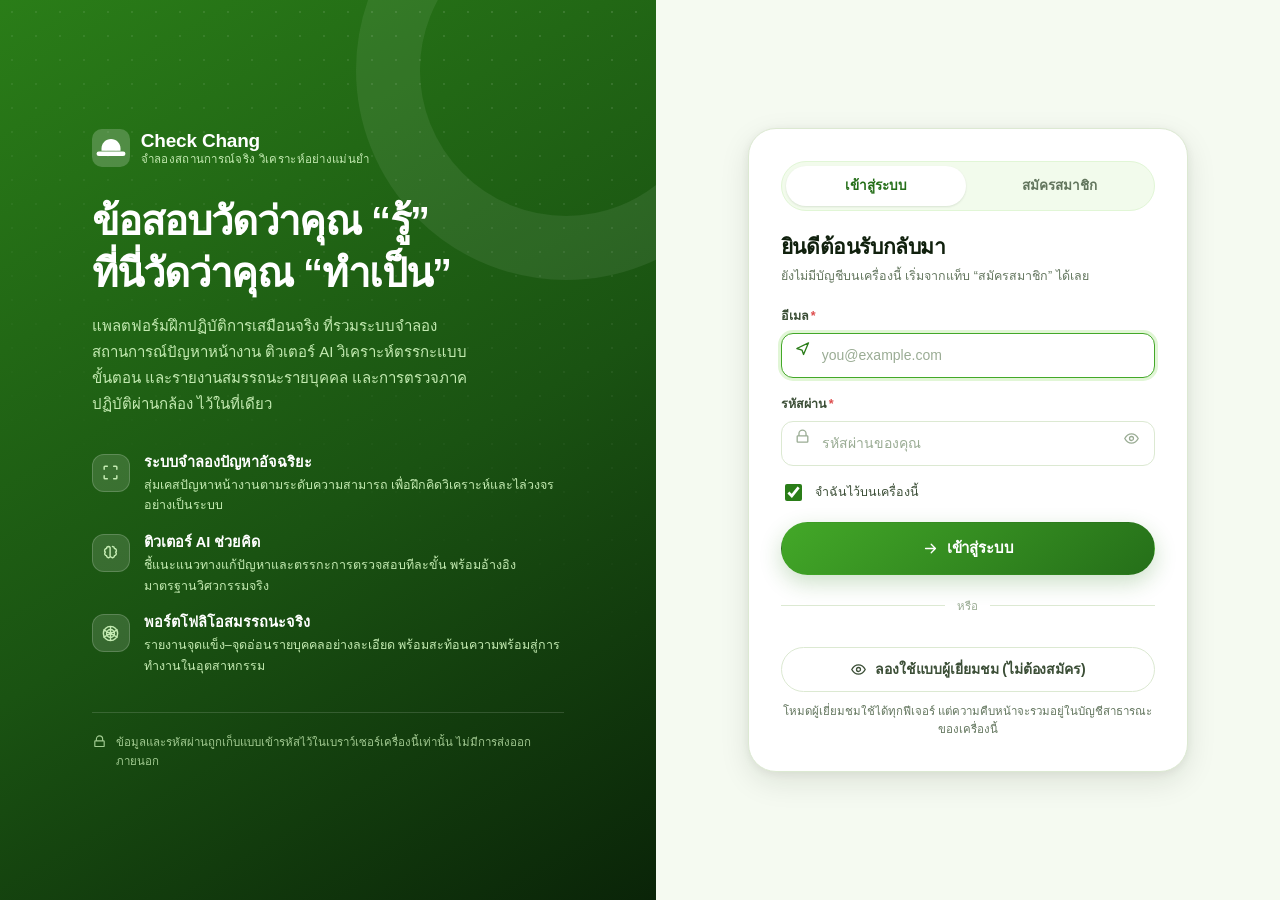
<file: index.html>
<!DOCTYPE html>
<html lang="th">
<head>
<meta charset="utf-8">
<meta name="viewport" content="width=device-width, initial-scale=1, viewport-fit=cover">
<meta name="theme-color" content="#256F19">
<title>Check Chang — จำลองสถานการณ์จริง วิเคราะห์อย่างแม่นยำ</title>
<link rel="stylesheet" href="css/theme.css">
<link rel="stylesheet" href="css/components.css">
<link rel="icon" href="data:image/svg+xml,<svg xmlns='http://www.w3.org/2000/svg' viewBox='0 0 100 100'><rect width='100' height='100' rx='24' fill='%231E48C7'/><path d='M30 52l14 14 26-30' stroke='white' stroke-width='11' fill='none' stroke-linecap='round' stroke-linejoin='round'/></svg>">
</head>
<body>

<!-- ========== หน้าเข้าสู่ระบบ / สมัครสมาชิก (นอก app shell) ========== -->
<div id="auth-root" hidden></div>

<div id="app-shell" hidden>

  <!-- ========== Sidebar (desktop) ========== -->
  <aside id="sidebar">
    <div class="brand">
      <div class="brand-mark" aria-hidden="true">
        <svg viewBox="0 0 100 100"><rect width="100" height="100" rx="26" fill="currentColor"/><path fill="#fff" d="M50 26c-13.8 0-25 11.2-25 25v6h50v-6c0-13.8-11.2-25-25-25Z"/><rect x="12" y="59" width="76" height="12" rx="6" fill="#fff"/><path fill="currentColor" d="M40 31.5c-2.4 1.2-4.6 2.8-6.5 4.7V57h6.5V31.5ZM60 31.5c2.4 1.2 4.6 2.8 6.5 4.7V57H60V31.5Z"/></svg>
      </div>
      <div class="brand-text">
        <strong>Check Chang</strong>
        <span>จำลองสถานการณ์จริง วิเคราะห์อย่างแม่นยำ</span>
      </div>
    </div>

    <nav id="main-nav" aria-label="เมนูหลัก"></nav>

    <div class="sidebar-foot">
      <div id="role-switch" class="role-switch" role="group" aria-label="สลับมุมมอง"></div>
      <p class="sidebar-note">Prototype · ข้อมูลเก็บในเครื่องคุณเท่านั้น</p>
    </div>
  </aside>

  <!-- ========== Main ========== -->
  <div id="main-col">
    <header id="topbar">
      <button id="menu-btn" class="icon-btn" aria-label="เมนู">
        <svg viewBox="0 0 24 24" width="22" height="22"><path d="M4 7h16M4 12h16M4 17h16" stroke="currentColor" stroke-width="2" stroke-linecap="round"/></svg>
      </button>
      <div id="topbar-title">
        <h1 id="page-title">หน้าแรก</h1>
        <p id="page-sub"></p>
      </div>
      <div id="topbar-stats" class="topbar-stats"></div>

      <button id="ai-status" class="ai-status" data-state="checking" type="button"
        aria-label="กำลังตรวจสถานะ AI" title="คลิกเพื่อตรวจสถานะ AI ใหม่">
        <span class="ai-status-dot"></span>
        <span class="ai-status-label">กำลังตรวจ AI</span>
      </button>

      <div id="user-wrap">
        <button id="user-btn" aria-haspopup="menu" aria-expanded="false" aria-label="เมนูบัญชีผู้ใช้"></button>
        <div id="user-menu" role="menu"></div>
      </div>
    </header>

    <main id="view" tabindex="-1"></main>
  </div>

  <!-- ========== Bottom nav (mobile) ========== -->
  <nav id="bottom-nav" aria-label="เมนูหลัก (มือถือ)"></nav>

  <div id="scrim" hidden></div>
</div>

<div id="toast-host" aria-live="polite"></div>
<div id="modal-host"></div>

<!-- ตาข่ายรองรับ: ถ้าโมดูลโหลดไม่ได้ (เปิดผ่าน file:// หรือมี error ตอนบูต)
     ทั้ง shell และหน้าเข้าสู่ระบบจะถูกซ่อนอยู่ ผู้ใช้จะเห็นหน้าขาวโดยไม่รู้สาเหตุ -->
<div id="boot-error" hidden>
  <div>
    <h1>เปิดแอปไม่สำเร็จ</h1>
    <p id="boot-error-msg"></p>
    <p class="hint" id="boot-error-hint"></p>
    <button id="boot-retry" type="button">ลองใหม่</button>
  </div>
</div>
<script>
(function(){
  var shown = false;

  /* สาเหตุที่ทำให้จอนี้ขึ้นมีหลายแบบ และแก้คนละวิธี จึงต้องแยกให้ผู้ใช้รู้ว่าต้องทำอะไร
     - เปิดผ่าน file://  → ต้องเปิดผ่านเซิร์ฟเวอร์
     - เปิดผ่าน http(s) แต่โหลดไฟล์ไม่ได้ → เซิร์ฟเวอร์ปิด หรือลิงก์แชร์หมดอายุ
       (URL ของ Cloudflare quick tunnel เปลี่ยนใหม่ทุกครั้งที่เปิด ลิงก์เดิมจะตาย)   */
  function hintFor(){
    if (location.protocol === 'file:')
      return 'แอปนี้ใช้ ES modules จึงต้องเปิดผ่านเซิร์ฟเวอร์ ไม่ใช่ดับเบิลคลิกไฟล์ ' +
             '— รัน python serve.py ในโฟลเดอร์โปรเจกต์ แล้วเปิดลิงก์ที่ขึ้นในหน้าต่างคำสั่ง';

    if (/trycloudflare\.com$/.test(location.hostname))
      return 'ลิงก์แชร์นี้อาจหมดอายุแล้ว — URL ของ quick tunnel จะเปลี่ยนใหม่ทุกครั้งที่เปิดเซิร์ฟเวอร์ ' +
             'ขอลิงก์ใหม่จากผู้ที่แชร์ให้ หรือถ้าเป็นเครื่องคุณเอง ให้รัน start-shared.ps1 อีกครั้ง';

    return 'ต่อกับเซิร์ฟเวอร์ไม่ได้ — ตรวจว่า python serve.py ยังรันอยู่ ' +
           'แล้วกดลองใหม่ (ถ้าเพิ่งรีสตาร์ทเซิร์ฟเวอร์ รอสักครู่ก่อน)';
  }

  function fail(msg){
    if (shown) return;
    shown = true;
    document.getElementById('boot-error-msg').textContent = msg || '';
    document.getElementById('boot-error-hint').textContent = hintFor();
    document.getElementById('boot-error').hidden = false;
  }

  document.getElementById('boot-retry').addEventListener('click', function(){
    location.reload();
  });

  window.addEventListener('error', function(e){
    if (e.target && e.target.tagName === 'SCRIPT') fail('โหลดไฟล์สคริปต์ไม่สำเร็จ');
    else if (e.message) fail(e.message);
  }, true);

  window.addEventListener('DOMContentLoaded', function(){
    setTimeout(function(){
      var shell = document.getElementById('app-shell');
      var auth  = document.getElementById('auth-root');
      if (shell.hidden && auth.hidden) fail('แอปไม่ตอบสนองภายในเวลาที่กำหนด');
    }, 2500);
  });
})();
</script>

<script type="module" src="js/app.js"></script>
</body>
</html>
</file>
<file: css/theme.css>
/* ============================================================
   เช็คช่าง (CheckChang) — theme.css
   Design tokens, reset, app shell, navigation, responsive rules.
   โทน: เขียว–ขาว (green / white)
   ============================================================ */

:root{
  /* --- เขียวแบรนด์ ไล่จากเข้มไปสว่าง ---
     ชื่อ token เป็น brand ไม่ใช่สีตรง ๆ เพราะใช้เป็น "ระดับความเข้ม"
     ช่วง 50–300 ใช้เป็นสีอ่อน (พื้นชิป และตัวหนังสือบนพื้นเข้ม)
     ช่วง 700–950 ใช้เป็นพื้นไล่เฉดเข้ม ห้ามสลับลำดับนี้ */
  --brand-950:#0A2408;
  --brand-900:#123A0D;
  --brand-800:#1A5312;
  --brand-700:#256F19;
  --brand-600:#2A7D18;   /* brand primary — ตัวหนังสือขาวบนปุ่มได้คอนทราสต์ 5.19 */
  --brand-500:#43A828;
  --brand-400:#6FC44E;
  --brand-300:#9BDA80;
  --brand-200:#C4EBB2;
  --brand-100:#E1F6D6;
  --brand-50: #F2FBEC;

  /* --- Neutrals เอนเฉดไปทางเขียวเล็กน้อยให้เข้าชุดกัน --- */
  --ink:   #10200D;
  --ink-2: #3B4E36;
  --ink-3: #63765E;
  --ink-4: #9AAC94;
  --line:  #DCE9D2;
  --line-soft:#EDF6E6;
  --surface:#FFFFFF;
  --surface-2:#F8FCF5;
  --bg:    #F5FAF1;

  /* --- Semantic --- */
  --cyan:  #0E7C77;
  --cyan-soft:#E1F3F2;
  --ok:    #10A37F;
  --ok-soft:#E3F7F1;
  --warn:  #DE8C1F;
  --warn-soft:#FDF2E0;
  --bad:   #DD4B4B;
  --bad-soft:#FDECEC;
  --violet:#256F19;
  --violet-soft:#E1F6D6;

  /* --- Shape & depth --- */
  --r-xs:8px; --r-sm:12px; --r-md:16px; --r-lg:22px; --r-xl:28px; --r-pill:999px;
  --sh-1: 0 1px 2px rgba(16,32,13,.06), 0 1px 3px rgba(16,32,13,.05);
  --sh-2: 0 2px 6px rgba(16,32,13,.06), 0 8px 20px rgba(16,32,13,.06);
  --sh-3: 0 10px 30px rgba(16,32,13,.10), 0 2px 8px rgba(16,32,13,.06);
  --sh-brand: 0 8px 22px rgba(42,125,24,.24);

  /* --- Layout --- */
  --sidebar-w: 268px;
  --topbar-h: 68px;
  --bottomnav-h: 62px;
  --pad: clamp(16px, 3.2vw, 32px);

  /* --- Type --- */
  --font: "IBM Plex Sans Thai", "Noto Sans Thai", "Leelawadee UI", "Sarabun",
          -apple-system, BlinkMacSystemFont, "Segoe UI", Roboto, sans-serif;
  --font-num: "SF Mono", "JetBrains Mono", "Cascadia Mono", Consolas, monospace;
}

/* ------------------------------------------------------------ reset */
*,*::before,*::after{box-sizing:border-box}
html,body{height:100%}
body{
  margin:0;
  font-family:var(--font);
  font-size:15px;
  line-height:1.62;
  color:var(--ink);
  background:var(--bg);
  -webkit-font-smoothing:antialiased;
  -webkit-tap-highlight-color:transparent;
  overscroll-behavior-y:none;
}
h1,h2,h3,h4,p,ul,ol,figure{margin:0}
ul,ol{padding:0;list-style:none}
button,input,select,textarea{font:inherit;color:inherit}
button{cursor:pointer;background:none;border:0;padding:0}
a{color:var(--brand-600);text-decoration:none}
a:hover{text-decoration:underline}
img,svg,video,canvas{display:block;max-width:100%}

/* ตาข่ายรองรับสำหรับไอคอน: icon() สร้าง <svg viewBox="0 0 24 24"> โดยไม่ใส่ width/height
   ถ้าที่ใดลืมกำหนดขนาด SVG จะยืดเต็มพื้นที่ (เคยทำให้ลูกศรในการ์ด "สิ่งที่ควรทำต่อ"
   บานจนดันข้อความเหลือบรรทัดละคำ) — ประกาศไว้ต้นไฟล์เพื่อให้กฎเฉพาะที่ตามมาทับได้ */
svg[viewBox="0 0 24 24"]{width:20px;height:20px;flex:none}
:focus-visible{outline:3px solid var(--brand-300);outline-offset:2px;border-radius:6px}
::selection{background:var(--brand-200)}

/* thin scrollbars */
*::-webkit-scrollbar{width:10px;height:10px}
*::-webkit-scrollbar-thumb{background:var(--brand-200);border-radius:99px;border:3px solid transparent;background-clip:content-box}
*::-webkit-scrollbar-thumb:hover{background:var(--brand-300);background-clip:content-box}
*::-webkit-scrollbar-track{background:transparent}

/* ------------------------------------------------------------ shell */
#app-shell{
  display:grid;
  grid-template-columns:var(--sidebar-w) 1fr;
  min-height:100dvh;
}
#app-shell[hidden]{display:none}   /* [hidden] แพ้ display:grid ถ้าไม่ประกาศทับ */

/* ---------- sidebar ---------- */
#sidebar{
  position:sticky; top:0; height:100dvh;
  display:flex; flex-direction:column;
  background:linear-gradient(178deg,var(--brand-700) 0%,var(--brand-800) 48%,var(--brand-900) 100%);
  color:#fff;
  padding:20px 14px 16px;
  /* ต้องสูงกว่า #bottom-nav (45) ไม่งั้นบนมือถือแถบล่างจะทับส่วนท้ายของลิ้นชัก
     ซึ่งเป็นที่อยู่ของปุ่มสลับ ผู้เรียน/ครู จนกดไม่ได้ */
  z-index:50;
}
#sidebar::after{ /* subtle dotted texture like the deck */
  content:""; position:absolute; inset:0; pointer-events:none; opacity:.16;
  background-image:radial-gradient(rgba(255,255,255,.55) 1px, transparent 1px);
  background-size:22px 22px;
  mask-image:linear-gradient(200deg,#000 0%,transparent 46%);
  -webkit-mask-image:linear-gradient(200deg,#000 0%,transparent 46%);
}
.brand{display:flex;align-items:center;gap:11px;padding:6px 10px 22px;position:relative;z-index:1}
.brand-mark{width:38px;height:38px;color:rgba(255,255,255,.16);flex:none}
.brand-mark svg{width:100%;height:100%}
.brand-text{display:flex;flex-direction:column;line-height:1.25}
.brand-text strong{font-size:19px;letter-spacing:-.2px}
.brand-text span{font-size:11.5px;color:var(--brand-200);letter-spacing:.3px}

#main-nav{display:flex;flex-direction:column;gap:2px;overflow-y:auto;flex:1;position:relative;z-index:1}
.nav-group{font-size:10.5px;letter-spacing:1.1px;text-transform:uppercase;color:rgba(196,235,178,.72);padding:16px 12px 6px;font-weight:600}
.nav-item{
  display:flex;align-items:center;gap:11px;
  padding:9.5px 12px;border-radius:var(--r-sm);
  color:rgba(255,255,255,.82);font-size:14.5px;font-weight:500;
  transition:background .14s ease,color .14s ease;
  text-align:left;width:100%;
}
.nav-item:hover{background:rgba(255,255,255,.09);color:#fff;text-decoration:none}
.nav-item[aria-current="page"]{background:#fff;color:var(--brand-700);font-weight:600;box-shadow:var(--sh-2)}
.nav-item svg{width:19px;height:19px;flex:none;opacity:.92}
.nav-item .nav-badge{
  margin-left:auto;font-size:10.5px;font-weight:700;padding:1px 7px;border-radius:var(--r-pill);
  background:var(--cyan);color:#fff;letter-spacing:.2px;
}
.nav-item[aria-current="page"] .nav-badge{background:var(--brand-100);color:var(--brand-700)}

.sidebar-foot{
  position:relative;z-index:1;padding-top:12px;margin-top:8px;
  padding-bottom:env(safe-area-inset-bottom);
  border-top:1px solid rgba(255,255,255,.14);
}
.role-switch{display:flex;background:rgba(255,255,255,.12);border-radius:var(--r-pill);padding:3px;gap:2px}
.role-switch button{
  flex:1;padding:6px 8px;border-radius:var(--r-pill);font-size:12.5px;font-weight:600;
  color:rgba(255,255,255,.78);transition:.15s;
}
.role-switch button[aria-pressed="true"]{background:#fff;color:var(--brand-700)}
.sidebar-note{font-size:10.5px;color:rgba(196,235,178,.66);text-align:center;padding-top:10px;line-height:1.5}

/* ---------- main column ---------- */
#main-col{display:flex;flex-direction:column;min-width:0}

#topbar{
  position:sticky;top:0;z-index:30;
  min-height:var(--topbar-h);
  display:flex;align-items:center;gap:14px;
  padding:12px var(--pad);
  background:rgba(255,255,255,.86);
  backdrop-filter:saturate(180%) blur(14px);
  -webkit-backdrop-filter:saturate(180%) blur(14px);
  border-bottom:1px solid var(--line);
}
#topbar-title{min-width:0;flex:1}
#page-title{font-size:clamp(18px,2.4vw,23px);font-weight:700;letter-spacing:-.3px;line-height:1.3;
  white-space:nowrap;overflow:hidden;text-overflow:ellipsis}
#page-sub{font-size:12.5px;color:var(--ink-3);line-height:1.35;
  white-space:nowrap;overflow:hidden;text-overflow:ellipsis}
#page-sub:empty{display:none}

.topbar-stats{display:flex;align-items:center;gap:8px;flex:none}
.stat-chip{
  display:flex;align-items:center;gap:6px;
  padding:6px 12px;border-radius:var(--r-pill);
  background:var(--brand-50);border:1px solid var(--brand-100);
  font-size:13px;font-weight:600;color:var(--brand-700);white-space:nowrap;
}
.stat-chip svg{width:15px;height:15px}
.stat-chip.flame{background:var(--warn-soft);border-color:#F6E0BD;color:#9A5E08}
.stat-chip.xp{background:var(--violet-soft);border-color:#C4EBB2;color:#1A5312}

.ai-status{
  display:flex;align-items:center;gap:7px;flex:none;
  padding:6px 11px;border:1px solid var(--line);border-radius:var(--r-pill);
  background:var(--surface);color:var(--ink-3);font-size:12px;font-weight:700;
  white-space:nowrap;transition:.16s;
}
.ai-status:hover{border-color:var(--brand-300);background:var(--brand-50)}
.ai-status:disabled{cursor:wait;opacity:.72}
.ai-status-dot{width:8px;height:8px;border-radius:50%;background:var(--ink-4);box-shadow:0 0 0 3px var(--surface-2)}
.ai-status[data-state="ready"]{color:#08765B;border-color:#BFE9DC;background:var(--ok-soft)}
.ai-status[data-state="ready"] .ai-status-dot{background:var(--ok);box-shadow:0 0 0 3px rgba(18,168,129,.14)}
.ai-status[data-state="local"]{color:#8A5A10;border-color:#F0DBB8;background:var(--warn-soft)}
.ai-status[data-state="local"] .ai-status-dot{background:var(--warn);box-shadow:0 0 0 3px rgba(216,145,31,.14)}
.ai-status[data-state="checking"] .ai-status-dot{animation:pulse 1.25s infinite}

.icon-btn{
  width:40px;height:40px;flex:none;display:none;place-items:center;
  border-radius:var(--r-sm);color:var(--ink-2);
}
.icon-btn:hover{background:var(--brand-50);color:var(--brand-600)}

/* ---------- user menu ---------- */
#user-wrap{position:relative;flex:none}
#user-btn{
  display:flex;align-items:center;gap:8px;padding:4px 10px 4px 4px;
  border-radius:var(--r-pill);border:1px solid var(--line);background:var(--surface);
  color:var(--ink);font-size:13.5px;font-weight:600;transition:.15s;max-width:210px;
}
#user-btn:hover{border-color:var(--brand-300);background:var(--brand-50)}
#user-btn .ub-name{overflow:hidden;text-overflow:ellipsis;white-space:nowrap}
#user-btn svg{width:15px;height:15px;color:var(--ink-4);flex:none}
#user-btn .avatar{flex:none}
#user-wrap[data-open] #user-btn{border-color:var(--brand-500);background:var(--brand-50)}

#user-menu{
  position:absolute;right:0;top:calc(100% + 8px);width:262px;z-index:60;
  background:var(--surface);border:1px solid var(--line);border-radius:var(--r-md);
  box-shadow:var(--sh-3);padding:7px;
  opacity:0;visibility:hidden;transform:translateY(-6px);
  transition:opacity .16s ease,transform .16s ease,visibility .16s;
}
#user-wrap[data-open] #user-menu{opacity:1;visibility:visible;transform:none}
.um-head{display:flex;align-items:center;gap:11px;padding:10px 11px 12px;border-bottom:1px solid var(--line-soft);margin-bottom:6px}
.um-head b{display:block;font-size:14px;line-height:1.35;overflow:hidden;text-overflow:ellipsis;white-space:nowrap}
.um-head span{display:block;font-size:11.5px;color:var(--ink-3);overflow:hidden;text-overflow:ellipsis;white-space:nowrap}
.um-item{
  display:flex;align-items:center;gap:10px;width:100%;text-align:left;
  padding:9px 11px;border-radius:var(--r-sm);
  font-size:13.5px;font-weight:500;color:var(--ink-2);transition:.13s;
}
.um-item:hover{background:var(--brand-50);color:var(--brand-700);text-decoration:none}
.um-item svg{width:17px;height:17px;flex:none;opacity:.8}
.um-item.danger{color:var(--bad)}
.um-item.danger:hover{background:var(--bad-soft);color:#B32B2B}
.um-count{margin-left:auto;font-size:11px;font-weight:700;padding:1px 8px;border-radius:var(--r-pill);
  background:var(--brand-100);color:var(--brand-700)}
.um-sep{height:1px;background:var(--line-soft);margin:6px 4px}

/* ============================================================
   หน้าเข้าสู่ระบบ / สมัครสมาชิก
   ============================================================ */
#auth-root[hidden]{display:none}
.auth-wrap{
  display:grid;grid-template-columns:minmax(0,1.05fr) minmax(0,1fr);
  min-height:100dvh;background:var(--bg);
}

.auth-brand{
  position:relative;overflow:hidden;color:#fff;display:flex;align-items:center;
  background:linear-gradient(150deg,var(--brand-600) 0%,var(--brand-800) 55%,var(--brand-950) 100%);
}
.auth-brand::before{
  content:"";position:absolute;right:-120px;top:-140px;width:420px;height:420px;border-radius:50%;
  border:64px solid rgba(255,255,255,.07);
}
.auth-brand::after{
  content:"";position:absolute;inset:0;pointer-events:none;opacity:.2;
  background-image:radial-gradient(rgba(255,255,255,.6) 1px,transparent 1px);
  background-size:24px 24px;
  mask-image:linear-gradient(200deg,#000 0%,transparent 60%);
  -webkit-mask-image:linear-gradient(200deg,#000 0%,transparent 60%);
}
.auth-brand-inner{position:relative;z-index:1;padding:clamp(32px,5vw,64px);max-width:600px;margin-inline:auto;width:100%}
.auth-brand .brand-mark{color:rgba(255,255,255,.2)}
.auth-brand h1{font-size:clamp(26px,3.4vw,40px);font-weight:700;letter-spacing:-1px;line-height:1.3}
.auth-lead{color:var(--brand-200);font-size:15px;line-height:1.75;margin-top:14px;max-width:46ch}

.auth-points{display:flex;flex-direction:column;gap:16px;margin-top:34px}
.auth-points li{display:flex;gap:14px;align-items:flex-start}
.auth-points .ap-ico{
  width:38px;height:38px;flex:none;border-radius:12px;display:grid;place-items:center;
  background:rgba(255,255,255,.13);border:1px solid rgba(255,255,255,.18);
}
.auth-points .ap-ico svg{width:19px;height:19px}
.auth-points b{display:block;font-size:14.5px;font-weight:600;line-height:1.45}
.auth-points span{display:block;font-size:12.5px;color:var(--brand-200);line-height:1.65;margin-top:2px}
.auth-foot{
  display:flex;gap:9px;align-items:flex-start;margin-top:36px;padding-top:20px;
  border-top:1px solid rgba(255,255,255,.14);
  font-size:11.5px;color:rgba(196,235,178,.8);line-height:1.65;
}
.auth-foot svg{width:15px;height:15px;flex:none;margin-top:1px}

.auth-panel{display:grid;place-items:center;padding:clamp(24px,4vw,48px) clamp(18px,4vw,44px);overflow-y:auto}
.auth-card{
  width:min(440px,100%);background:var(--surface);border:1px solid var(--line);
  border-radius:var(--r-xl);box-shadow:var(--sh-3);padding:clamp(22px,3vw,32px);
}
.auth-tabs{display:flex;background:var(--brand-50);border:1px solid var(--brand-100);border-radius:var(--r-pill);padding:4px;gap:3px;margin-bottom:22px}
.auth-tabs button{
  flex:1;padding:9px 10px;border-radius:var(--r-pill);
  font-size:13.5px;font-weight:600;color:var(--ink-3);transition:.16s;
}
.auth-tabs button[aria-selected="true"]{background:var(--surface);color:var(--brand-700);box-shadow:var(--sh-1)}
.auth-card h2{font-size:21px;font-weight:700;letter-spacing:-.4px;line-height:1.35}
.auth-sub{font-size:12.5px;color:var(--ink-3);line-height:1.6;margin:5px 0 20px}
.auth-error{
  display:flex;align-items:center;gap:8px;margin:14px 0 0;padding:10px 14px;
  background:var(--bad-soft);border:1px solid #F6D0D0;border-radius:var(--r-sm);
  color:#B32B2B;font-size:12.5px;font-weight:600;line-height:1.55;
  animation:viewIn .2s ease;
}
.auth-error[hidden]{display:none}
.auth-card .btn-block{margin-top:18px}
.auth-or{display:flex;align-items:center;gap:12px;margin:22px 0 14px;color:var(--ink-4);font-size:11.5px}
.auth-or::before,.auth-or::after{content:"";flex:1;height:1px;background:var(--line)}

@media (max-width: 900px){
  .auth-wrap{grid-template-columns:1fr}
  .auth-brand{min-height:auto}
  .auth-brand-inner{padding:30px 24px 34px}
  .auth-brand h1{font-size:26px}
  .auth-points{gap:12px;margin-top:24px}
  .auth-points li:nth-child(n+3){display:none}
  .auth-foot{margin-top:24px;padding-top:16px}
  .auth-panel{padding:24px 18px 44px}
}
@media (max-width: 560px){
  .auth-lead{font-size:13.5px}
  .auth-points{display:none}
  .auth-card{border:0;box-shadow:none;padding:22px 4px;background:transparent}
}

#view{
  flex:1;padding:var(--pad);
  padding-bottom:calc(var(--pad) + env(safe-area-inset-bottom));
  max-width:1240px;width:100%;margin:0 auto;
  animation:viewIn .26s cubic-bezier(.2,.7,.3,1);
}
@keyframes viewIn{from{opacity:0;transform:translateY(8px)}to{opacity:1;transform:none}}

/* ---------- bottom nav (mobile) ---------- */
#bottom-nav{
  display:none;
  position:fixed;left:0;right:0;bottom:0;z-index:45;
  height:calc(var(--bottomnav-h) + env(safe-area-inset-bottom));
  padding-bottom:env(safe-area-inset-bottom);
  background:rgba(255,255,255,.94);
  backdrop-filter:saturate(180%) blur(16px);
  -webkit-backdrop-filter:saturate(180%) blur(16px);
  border-top:1px solid var(--line);
}
#bottom-nav .bn-row{display:flex;height:var(--bottomnav-h)}
.bn-item{
  flex:1;min-width:0;display:flex;flex-direction:column;align-items:center;justify-content:center;gap:3px;
  color:var(--ink-4);font-size:10.5px;font-weight:600;position:relative;padding:0 3px;
}
.bn-item:hover{text-decoration:none}
/* ป้ายยาว (เช่น "เกียรติบัตร") ต้องไม่ดันช่องอื่นให้แคบลง */
.bn-item span{max-width:100%;overflow:hidden;text-overflow:ellipsis;white-space:nowrap}
.bn-item svg{width:22px;height:22px}
@media (max-width:380px){.bn-item{font-size:9.5px;letter-spacing:-.2px}}
.bn-item[aria-current="page"]{color:var(--brand-600)}
.bn-item[aria-current="page"]::before{
  content:"";position:absolute;top:0;left:50%;transform:translateX(-50%);
  width:26px;height:3px;border-radius:0 0 4px 4px;background:var(--brand-600);
}
.bn-item.bn-accent svg{
  width:40px;height:40px;padding:9px;border-radius:14px;margin-top:-14px;
  background:linear-gradient(140deg,var(--brand-500),var(--brand-700));
  color:#fff;box-shadow:var(--sh-brand);
}
.bn-item.bn-accent[aria-current="page"]::before{display:none}

/* ฉากหลังต้องคลุมแถบล่างด้วย ไม่งั้นเปิดลิ้นชักอยู่แต่ยังกดเมนูล่างทะลุได้ */
#scrim{
  position:fixed;inset:0;z-index:47;background:rgba(7,18,51,.42);
  backdrop-filter:blur(2px);animation:fade .2s ease;
}
@keyframes fade{from{opacity:0}to{opacity:1}}

/* ============================================================
   RESPONSIVE
   ============================================================ */
@media (max-width: 1000px){
  #app-shell{grid-template-columns:1fr}
  #sidebar{
    position:fixed;left:0;top:0;width:min(84vw,300px);
    transform:translateX(-102%);transition:transform .26s cubic-bezier(.2,.7,.3,1);
    box-shadow:var(--sh-3);
  }
  #app-shell[data-drawer="open"] #sidebar{transform:none}
  .icon-btn{display:grid}
  #bottom-nav{display:block}
  #view{padding-bottom:calc(var(--bottomnav-h) + 24px + env(safe-area-inset-bottom))}
  .topbar-stats .stat-chip span.lbl{display:none}
  .topbar-stats .stat-chip{padding:6px 10px}
}
@media (max-width: 860px){
  #user-btn .ub-name{display:none}
  #user-btn{padding:4px;gap:2px}
  #user-btn svg{display:none}
}
@media (max-width: 560px){
  body{font-size:14.5px}
  #topbar{padding:10px 16px;gap:10px}
  .topbar-stats .stat-chip.xp{display:none}
  .ai-status{padding:9px}
  .ai-status-label{display:none}
  #user-menu{width:min(272px,calc(100vw - 32px))}
}
@media (max-width: 420px){
  .topbar-stats .stat-chip:not(.flame){display:none}
}

@media (prefers-reduced-motion: reduce){
  *,*::before,*::after{animation-duration:.001ms !important;transition-duration:.001ms !important}
}

/* utility */
.u-hide{display:none !important}
.sr-only{position:absolute;width:1px;height:1px;padding:0;margin:-1px;overflow:hidden;clip:rect(0 0 0 0);white-space:nowrap;border:0}
</file>
<file: css/components.css>
/* ============================================================
   เช็คช่าง (CheckChang) — components.css
   Cards, buttons, charts, exam UI, camera lab, tutor, tables.
   ============================================================ */

/* ------------------------------------------------------------ primitives */
.card{
  background:var(--surface);
  border:1px solid var(--line);
  border-radius:var(--r-lg);
  box-shadow:var(--sh-1);
  padding:20px;
}
.card.pad-lg{padding:26px}
.card.flush{padding:0;overflow:hidden}
.card-head{display:flex;align-items:flex-start;gap:12px;margin-bottom:14px;flex-wrap:wrap}
.card-head h2{font-size:16.5px;font-weight:700;letter-spacing:-.2px;line-height:1.35}
.card-head p{font-size:12.5px;color:var(--ink-3);line-height:1.5}
.card-head .spacer{flex:1}
.card-head > div:not(.track-ico):not(.spacer){flex:1;min-width:min(100%,180px)}

.section-title{
  display:flex;align-items:center;gap:10px;
  font-size:13px;font-weight:700;color:var(--ink-2);
  letter-spacing:.4px;text-transform:uppercase;margin:6px 0 12px;
}
.section-title::after{content:"";flex:1;height:1px;background:var(--line)}

.grid{display:grid;gap:16px}
.g2{grid-template-columns:repeat(auto-fit,minmax(280px,1fr))}
.g3{grid-template-columns:repeat(auto-fit,minmax(230px,1fr))}
.g4{grid-template-columns:repeat(auto-fit,minmax(168px,1fr))}
/* เนื้อหาหลัก + คอลัมน์ข้าง — ยุบเป็นคอลัมน์เดียวบนจอแคบ
   (ก่อนหน้านี้เขียน 2 คอลัมน์ตายตัวใน inline style ทำให้หน้าล้นออกนอกจอมือถือ) */
.g-side{display:grid;gap:16px;align-items:start;grid-template-columns:minmax(0,1fr) minmax(270px,330px)}
@media (max-width:940px){.g-side{grid-template-columns:minmax(0,1fr)}}
.stack{display:flex;flex-direction:column;gap:16px}
.row{display:flex;align-items:center;gap:10px;flex-wrap:wrap}
.row.tight{gap:6px}
.spread{display:flex;align-items:center;justify-content:space-between;gap:12px}

.muted{color:var(--ink-3)}
.small{font-size:12.5px}
.tiny{font-size:11.5px}
.num{font-family:var(--font-num);font-variant-numeric:tabular-nums}

/* ------------------------------------------------------------ buttons */
.btn{
  display:inline-flex;align-items:center;justify-content:center;gap:8px;
  padding:10px 18px;border-radius:var(--r-pill);
  font-size:14px;font-weight:600;letter-spacing:-.1px;
  border:1px solid transparent;transition:.16s ease;white-space:nowrap;
}
.btn svg{width:17px;height:17px;flex:none}
.btn-primary{background:linear-gradient(140deg,var(--brand-500),var(--brand-700));color:#fff;box-shadow:var(--sh-brand)}
.btn-primary:hover{filter:brightness(1.08);transform:translateY(-1px)}
.btn-primary:active{transform:none;filter:brightness(.96)}
.btn-ghost{background:var(--surface);border-color:var(--line);color:var(--ink-2)}
.btn-ghost:hover{border-color:var(--brand-300);color:var(--brand-700);background:var(--brand-50)}
.btn-soft{background:var(--brand-50);color:var(--brand-700);border-color:var(--brand-100)}
.btn-soft:hover{background:var(--brand-100)}
.btn-danger{background:var(--bad-soft);color:#B32B2B;border-color:#F6D0D0}
.btn-danger:hover{background:#FBDDDD}
.btn-lg{padding:13px 24px;font-size:15px}
.btn-sm{padding:6px 13px;font-size:12.5px}
.btn-block{width:100%}
.btn:disabled{opacity:.45;cursor:not-allowed;transform:none !important;filter:none !important}

/* ------------------------------------------------------------ badges / pills */
.pill{
  display:inline-flex;align-items:center;gap:5px;
  padding:3px 10px;border-radius:var(--r-pill);
  font-size:11.5px;font-weight:600;letter-spacing:.1px;
  background:var(--brand-50);color:var(--brand-700);border:1px solid var(--brand-100);
}
.pill svg{width:13px;height:13px}
.pill.ok{background:var(--ok-soft);color:#0A7B5E;border-color:#C8EEE2}
.pill.warn{background:var(--warn-soft);color:#96600E;border-color:#F6E0BD}
.pill.bad{background:var(--bad-soft);color:#B32B2B;border-color:#F6D0D0}
.pill.cyan{background:var(--cyan-soft);color:#0A5C58;border-color:#C3E5E2}
.pill.violet{background:var(--violet-soft);color:#1A5312;border-color:#C4EBB2}
.pill.plain{background:var(--surface-2);color:var(--ink-3);border-color:var(--line)}
.pill.ai-source{flex:none;font-size:10.5px;padding:3px 8px}
.pill.ai-source.ai{background:var(--violet-soft);color:#1A5312;border-color:#C4EBB2}
.pill.ai-source.local{background:var(--surface-2);color:var(--ink-3);border-color:var(--line)}

/* ------------------------------------------------------------ hero */
.hero{
  position:relative;overflow:hidden;
  border-radius:var(--r-xl);
  background:linear-gradient(128deg,var(--brand-600) 0%,var(--brand-800) 62%,var(--brand-900) 100%);
  color:#fff;padding:clamp(22px,3.4vw,34px);
  box-shadow:var(--sh-3);
}
.hero::before{
  content:"";position:absolute;right:-70px;top:-90px;width:290px;height:290px;border-radius:50%;
  border:44px solid rgba(255,255,255,.10);
}
.hero::after{
  content:"";position:absolute;left:38%;bottom:-30px;width:200px;height:120px;opacity:.4;
  background-image:radial-gradient(rgba(255,255,255,.75) 1.4px,transparent 1.4px);
  background-size:20px 20px;
}
.hero > *{position:relative;z-index:1}
.hero h2{font-size:clamp(20px,3vw,27px);font-weight:700;letter-spacing:-.5px;line-height:1.35}
.hero p{color:var(--brand-200);font-size:14px;max-width:56ch;margin-top:6px}
.hero .btn-primary{background:#fff;color:var(--brand-700);box-shadow:0 6px 18px rgba(4,12,40,.28)}
.hero .btn-ghost{background:rgba(255,255,255,.12);border-color:rgba(255,255,255,.3);color:#fff}
.hero .btn-ghost:hover{background:rgba(255,255,255,.2);color:#fff}

/* ------------------------------------------------------------ stat tiles */
.tile{
  background:var(--surface);border:1px solid var(--line);border-radius:var(--r-md);
  padding:15px 16px;box-shadow:var(--sh-1);position:relative;overflow:hidden;
}
.tile .t-lbl{font-size:11.5px;color:var(--ink-3);font-weight:600;letter-spacing:.2px}
.tile .t-val{font-size:26px;font-weight:700;letter-spacing:-.8px;line-height:1.2;margin-top:2px}
.tile .t-sub{font-size:11.5px;color:var(--ink-4)}
.tile .t-ico{position:absolute;right:12px;top:12px;width:20px;height:20px;color:var(--brand-300)}

/* ------------------------------------------------------------ progress */
.bar{height:8px;border-radius:99px;background:var(--brand-100);overflow:hidden}
.bar > i{display:block;height:100%;border-radius:99px;background:linear-gradient(90deg,var(--brand-500),var(--brand-400));transition:width .5s cubic-bezier(.2,.7,.3,1)}
.bar.thin{height:5px}
.bar.ok > i{background:linear-gradient(90deg,var(--ok),#42C6A4)}
.bar.warn > i{background:linear-gradient(90deg,var(--warn),#F0B45E)}
.bar.bad > i{background:linear-gradient(90deg,var(--bad),#EE7B7B)}

.ring{position:relative;display:grid;place-items:center;flex:none}
.ring svg{transform:rotate(-90deg)}
.ring .ring-txt{position:absolute;text-align:center;line-height:1.15}
.ring .ring-txt b{font-size:22px;font-weight:700;letter-spacing:-.6px;display:block}
.ring .ring-txt span{font-size:10.5px;color:var(--ink-3)}

/* ------------------------------------------------------------ track cards */
.track-card{
  display:flex;flex-direction:column;gap:11px;
  background:var(--surface);border:1px solid var(--line);border-radius:var(--r-lg);
  padding:18px;box-shadow:var(--sh-1);transition:.18s ease;text-align:left;width:100%;
}
.track-card:hover{border-color:var(--brand-300);box-shadow:var(--sh-2);transform:translateY(-2px);text-decoration:none}
.track-ico{
  width:46px;height:46px;border-radius:14px;display:grid;place-items:center;
  background:var(--brand-50);color:var(--brand-600);flex:none;
}
.track-ico svg{width:24px;height:24px}
.track-card h3{font-size:15.5px;font-weight:700;letter-spacing:-.2px;line-height:1.35}
.track-card .t-cert{font-size:12px;color:var(--ink-3)}
.track-card.selected{border-color:var(--brand-600);box-shadow:0 0 0 3px var(--brand-100),var(--sh-2)}
/* การ์ดในกริดถูกยืดให้สูงเท่ากัน — ดันแถวป้ายลงไปชิดล่างเสมอ จะได้ไม่มีช่องว่างค้างใต้ป้าย */
.track-card > .row.tight:last-child{margin-top:auto}

/* ------------------------------------------------------------ exam */
.exam-wrap{max-width:820px;margin:0 auto;width:100%}
.exam-hud{
  display:flex;align-items:center;gap:14px;flex-wrap:wrap;
  background:var(--surface);border:1px solid var(--line);border-radius:var(--r-md);
  padding:12px 16px;box-shadow:var(--sh-1);margin-bottom:16px;
  position:sticky;top:calc(var(--topbar-h) + 6px);z-index:20;
}
.exam-hud .timer{font-family:var(--font-num);font-size:19px;font-weight:700;letter-spacing:-.5px}
.exam-hud .timer.low{color:var(--bad);animation:pulse 1s infinite}
@keyframes pulse{50%{opacity:.45}}

.q-stem{font-size:17px;line-height:1.7;font-weight:600;letter-spacing:-.2px}
.q-stem .code{font-family:var(--font-num);background:var(--brand-50);padding:1px 6px;border-radius:6px;font-size:.92em}

.choice{
  display:flex;align-items:flex-start;gap:12px;width:100%;text-align:left;
  padding:14px 16px;border:1.5px solid var(--line);border-radius:var(--r-md);
  background:var(--surface);transition:.15s ease;font-size:14.5px;line-height:1.6;
}
.choice:hover{border-color:var(--brand-400);background:var(--brand-50)}
.choice .key{
  width:26px;height:26px;flex:none;border-radius:8px;display:grid;place-items:center;
  background:var(--brand-50);color:var(--brand-700);font-weight:700;font-size:12.5px;
  border:1px solid var(--brand-100);
}
.choice[aria-pressed="true"]{border-color:var(--brand-600);background:var(--brand-50);box-shadow:0 0 0 3px var(--brand-100)}
.choice[aria-pressed="true"] .key{background:var(--brand-600);color:#fff;border-color:var(--brand-600)}
.choice.correct{border-color:var(--ok);background:var(--ok-soft)}
.choice.correct .key{background:var(--ok);color:#fff;border-color:var(--ok)}
.choice.wrong{border-color:var(--bad);background:var(--bad-soft)}
.choice.wrong .key{background:var(--bad);color:#fff;border-color:var(--bad)}
.choice:disabled{cursor:default;opacity:1}

.num-input{
  width:100%;padding:13px 16px;border:1.5px solid var(--line);border-radius:var(--r-md);
  font-family:var(--font-num);font-size:17px;background:var(--surface);transition:.15s;
}
.num-input:focus{border-color:var(--brand-500);outline:none;box-shadow:0 0 0 3px var(--brand-100)}

.order-item{
  display:flex;align-items:center;gap:11px;padding:11px 14px;
  border:1.5px solid var(--line);border-radius:var(--r-sm);background:var(--surface);
  font-size:14px;
}
.order-item .ord-n{width:24px;height:24px;border-radius:7px;background:var(--brand-600);color:#fff;
  display:grid;place-items:center;font-size:12px;font-weight:700;flex:none}
.order-item .ord-btns{margin-left:auto;display:flex;gap:4px}
.order-item .ord-btns button{width:28px;height:28px;border-radius:8px;background:var(--brand-50);
  color:var(--brand-700);display:grid;place-items:center}
.order-item .ord-btns button:hover{background:var(--brand-100)}

.explain{
  border-left:3px solid var(--brand-500);background:var(--brand-50);
  border-radius:0 var(--r-md) var(--r-md) 0;padding:15px 18px;margin-top:14px;
  animation:viewIn .3s ease;
}
.explain h4{font-size:13.5px;font-weight:700;color:var(--brand-800);margin-bottom:8px;display:flex;align-items:center;gap:7px}
.explain h4 svg{width:16px;height:16px}
.explain .steps{counter-reset:s;display:flex;flex-direction:column;gap:8px;margin:8px 0}
.explain .steps li{counter-increment:s;display:flex;gap:10px;font-size:13.5px;line-height:1.65}
.explain .steps li::before{
  content:counter(s);flex:none;width:21px;height:21px;border-radius:7px;margin-top:2px;
  background:var(--brand-600);color:#fff;display:grid;place-items:center;font-size:11px;font-weight:700;
}
.src-chip{
  display:inline-flex;align-items:center;gap:5px;font-size:11px;padding:2px 9px;
  background:var(--surface);border:1px solid var(--brand-200);border-radius:var(--r-pill);
  color:var(--brand-700);font-weight:600;
}
.src-chip svg{width:11px;height:11px}

/* ------------------------------------------------------------ camera lab */
.lab-grid{display:grid;grid-template-columns:minmax(0,1.55fr) minmax(280px,1fr);gap:16px;align-items:start}
@media (max-width:900px){.lab-grid{grid-template-columns:1fr}}

.cam-stage{
  position:relative;background:var(--brand-950);border-radius:var(--r-lg);overflow:hidden;
  aspect-ratio:4/3;box-shadow:var(--sh-3);display:grid;place-items:center;
}
/* กล้องหน้ามิเรอร์ให้เหมือนส่องกระจก · กล้องหลังห้ามมิเรอร์
   ไม่งั้นชิ้นงานกับตัวหนังสือบนอุปกรณ์จะกลับซ้ายขวา */
.cam-stage video{position:absolute;inset:0;width:100%;height:100%;object-fit:cover;transform:scaleX(-1)}
.cam-stage[data-mirror="0"] video{transform:none}
.cam-stage canvas.overlay{position:absolute;inset:0;width:100%;height:100%}
.cam-placeholder{color:var(--brand-300);text-align:center;padding:26px;z-index:1;max-width:44ch}
.cam-placeholder > svg{width:46px;height:46px;margin:0 auto 12px;opacity:.6}
.cam-placeholder h3{color:#fff;font-size:16px;margin-bottom:6px}
.cam-placeholder p{font-size:13px;line-height:1.6}

.cam-hud{
  position:absolute;left:12px;right:12px;top:12px;z-index:3;
  display:flex;gap:8px;flex-wrap:wrap;pointer-events:none;
}
.cam-hud .hud-chip{
  background:rgba(7,18,51,.68);backdrop-filter:blur(8px);-webkit-backdrop-filter:blur(8px);
  color:#fff;border-radius:var(--r-pill);padding:5px 12px;font-size:12px;font-weight:600;
  display:flex;align-items:center;gap:6px;border:1px solid rgba(255,255,255,.16);
}
.cam-hud .hud-chip b{font-family:var(--font-num);font-size:14px}
.cam-hud .hud-chip.live{background:rgba(221,75,75,.9)}
.cam-hud .hud-chip.good{background:rgba(16,163,127,.9)}
.cam-hud .hud-chip.warn{background:rgba(222,140,31,.92)}

.cam-cue{
  position:absolute;left:50%;bottom:74px;transform:translateX(-50%);z-index:3;
  background:rgba(7,18,51,.76);backdrop-filter:blur(8px);-webkit-backdrop-filter:blur(8px);
  color:#fff;padding:9px 20px;border-radius:var(--r-pill);font-size:14px;font-weight:600;
  border:1px solid rgba(255,255,255,.18);text-align:center;max-width:88%;
  animation:viewIn .25s ease;
}
.cam-cue.good{background:rgba(16,163,127,.92)}
.cam-cue.bad{background:rgba(221,75,75,.92)}

.cam-bar{
  position:absolute;left:12px;right:12px;bottom:12px;z-index:3;
  display:flex;align-items:center;gap:9px;
}
.cam-bar .cbtn{
  flex:1;padding:11px;border-radius:var(--r-pill);font-size:13.5px;font-weight:600;
  background:rgba(255,255,255,.94);color:var(--brand-800);
  display:flex;align-items:center;justify-content:center;gap:7px;
}
.cam-bar .cbtn.rec{background:var(--bad);color:#fff}
.cam-bar .cbtn svg{width:17px;height:17px}

.metronome{
  display:flex;align-items:center;gap:12px;padding:12px 15px;border-radius:var(--r-md);
  background:var(--brand-50);border:1px solid var(--brand-100);
}
.metronome .dot{width:14px;height:14px;border-radius:50%;background:var(--brand-300);transition:.1s;flex:none}
.metronome .dot.on{background:var(--brand-600);transform:scale(1.5);box-shadow:0 0 0 6px rgba(42,125,24,.15)}

.step-list{display:flex;flex-direction:column;gap:2px}
.step-row{
  display:flex;align-items:flex-start;gap:11px;padding:10px 12px;border-radius:var(--r-sm);
  font-size:13.5px;line-height:1.55;transition:.2s;border:1px solid transparent;
}
.step-row .st-mark{
  width:23px;height:23px;border-radius:50%;flex:none;display:grid;place-items:center;margin-top:1px;
  border:2px solid var(--line);color:var(--ink-4);font-size:11px;font-weight:700;background:var(--surface);
}
.step-row .st-mark svg{width:13px;height:13px}
.step-row.active{background:var(--brand-50);border-color:var(--brand-200)}
.step-row.active .st-mark{border-color:var(--brand-600);color:var(--brand-600);animation:pulse 1.4s infinite}
.step-row.done{color:var(--ink-3)}
.step-row.done .st-mark{background:var(--ok);border-color:var(--ok);color:#fff}
.step-row.fail .st-mark{background:var(--bad);border-color:var(--bad);color:#fff}

.rubric-row{display:flex;align-items:center;gap:11px;padding:9px 0;border-bottom:1px dashed var(--line-soft)}
.rubric-row:last-child{border-bottom:0}
.rubric-row .r-name{flex:1;font-size:13.5px}
.rubric-row .r-score{font-family:var(--font-num);font-weight:700;font-size:14px;min-width:56px;text-align:right}

/* ------------------------------------------------------------ tutor chat */
.chat-scroll{
  display:flex;flex-direction:column;gap:14px;padding:20px;
  min-height:340px;max-height:min(58vh,520px);overflow-y:auto;
  background:linear-gradient(180deg,var(--surface-2),var(--surface));
}
.msg{display:flex;gap:11px;max-width:min(92%,660px);animation:viewIn .25s ease}
.msg .av{width:32px;height:32px;border-radius:10px;flex:none;display:grid;place-items:center;
  background:linear-gradient(140deg,var(--brand-500),var(--brand-700));color:#fff}
.msg .av svg{width:17px;height:17px}
.msg .bub{
  background:var(--surface);border:1px solid var(--line);border-radius:4px 16px 16px 16px;
  padding:13px 16px;font-size:14px;line-height:1.7;box-shadow:var(--sh-1);
}
.msg.me{align-self:flex-end;flex-direction:row-reverse}
.msg.me .av{background:var(--brand-100);color:var(--brand-700)}
.msg.me .bub{background:var(--brand-600);color:#fff;border-color:var(--brand-600);border-radius:16px 4px 16px 16px}
.msg .bub .sources{display:flex;flex-wrap:wrap;gap:6px;margin-top:11px;padding-top:11px;border-top:1px dashed var(--line)}
.msg .bub h5{font-size:13px;font-weight:700;margin:10px 0 5px;color:var(--brand-800)}
.msg .bub ul.b{display:flex;flex-direction:column;gap:5px;margin:6px 0}
.msg .bub ul.b li{padding-left:16px;position:relative}
.msg .bub ul.b li::before{content:"";position:absolute;left:3px;top:9px;width:5px;height:5px;border-radius:50%;background:var(--brand-400)}

.typing{display:flex;gap:4px;padding:4px 0}
.typing i{width:7px;height:7px;border-radius:50%;background:var(--brand-300);animation:bounce 1.1s infinite}
.typing i:nth-child(2){animation-delay:.15s}
.typing i:nth-child(3){animation-delay:.3s}
@keyframes bounce{0%,60%,100%{transform:none;opacity:.5}30%{transform:translateY(-5px);opacity:1}}

.composer{display:flex;gap:9px;padding:14px;border-top:1px solid var(--line);background:var(--surface)}
.composer input{
  flex:1;padding:11px 16px;border:1.5px solid var(--line);border-radius:var(--r-pill);
  background:var(--surface-2);font-size:14px;transition:.15s;min-width:0;
}
.composer input:focus{border-color:var(--brand-500);outline:none;background:#fff;box-shadow:0 0 0 3px var(--brand-100)}
.composer .send{width:44px;height:44px;flex:none;border-radius:50%;display:grid;place-items:center;
  background:linear-gradient(140deg,var(--brand-500),var(--brand-700));color:#fff;box-shadow:var(--sh-brand)}
.composer .send:disabled{opacity:.4;box-shadow:none}

/* แถบเลือกห้องแชท (แยกประวัติตามเส้นทาง) */
.tutor-bar{
  display:flex;align-items:flex-end;gap:14px;flex-wrap:wrap;
  padding:14px 16px;border-radius:var(--r-md);
  background:var(--surface);border:1px solid var(--line);box-shadow:var(--sh-1);
}
.tutor-bar .field{flex:1;min-width:min(100%,240px);margin-bottom:0}
.tutor-bar-actions{display:flex;align-items:center;gap:9px;flex-wrap:wrap;padding-bottom:2px}

.chat-hint{
  display:flex;align-items:center;justify-content:center;gap:8px;
  padding:22px 16px;font-size:12.5px;color:var(--ink-4);text-align:center;line-height:1.6;
}
.chat-hint svg{width:15px;height:15px;flex:none;opacity:.7}

.suggest-row{display:flex;gap:8px;overflow-x:auto;padding:12px 14px 0;scrollbar-width:none}
.suggest-row::-webkit-scrollbar{display:none}
.suggest-row button{
  white-space:nowrap;padding:6px 14px;border-radius:var(--r-pill);font-size:12.5px;font-weight:600;
  background:var(--brand-50);color:var(--brand-700);border:1px solid var(--brand-100);
}
.suggest-row button:hover{background:var(--brand-100)}

/* ------------------------------------------------------------ quests / feed */
.quest{
  display:flex;align-items:center;gap:13px;padding:13px 15px;border-radius:var(--r-md);
  border:1px solid var(--line);background:var(--surface);transition:.16s;
}
.quest:hover{border-color:var(--brand-300);background:var(--brand-50)}
.quest.done{opacity:.62;background:var(--ok-soft);border-color:#C8EEE2}
/* .q-ico ต้องเป็นคลาสอิสระ ไม่ผูกกับ .quest — ถูกใช้เป็นแบดจ์ตัวเลขและไอคอน
   นอกการ์ดด้วย (แผนติว, หน้าอธิบายเอนจิน) ถ้าผูกไว้ ตัวเลขจะไม่ถูกจัดกึ่งกลาง */
.q-ico{
  width:38px;height:38px;border-radius:12px;display:grid;place-items:center;flex:none;
  background:var(--brand-50);color:var(--brand-600);
  font-weight:700;line-height:1;text-align:center;
}
.q-ico svg{width:19px;height:19px}
.quest.done .q-ico{background:var(--ok);color:#fff}
.quest .q-body{flex:1;min-width:0}
.quest .q-body b{font-size:14px;font-weight:600;display:block;line-height:1.4}
.quest .q-body span{font-size:12px;color:var(--ink-3);display:block;line-height:1.55}
.quest .q-xp{font-size:12px;font-weight:700;color:var(--violet);white-space:nowrap}
/* ลูกศรท้ายการ์ด (เป็นลูกโดยตรงของ flex container จึงต้องล็อกขนาดเอง) */
.quest > svg{width:18px;height:18px;flex:none;color:var(--ink-4)}
a.quest:hover{text-decoration:none}
a.quest:hover > svg{color:var(--brand-600)}

/* ---------- แผนติวเฉพาะจุด ---------- */
.plan-card{border:1px solid var(--line);border-radius:var(--r-md);padding:16px;background:var(--surface-2)}
.plan-head{display:flex;align-items:center;gap:11px;flex-wrap:wrap;margin-bottom:12px}
.plan-n{width:30px;height:30px;border-radius:9px;background:var(--brand-600);color:#fff;font-size:13px}
.plan-title{flex:1;min-width:0}          /* min-width:0 ให้ชื่อยาวตัดคำแทนการดันบล็อกคะแนนตก */
.plan-title b{font-size:15px;font-weight:700;line-height:1.4;display:block}
.plan-score{flex:none;width:104px;text-align:right}
.plan-score .num{font-size:12.5px;font-weight:700;display:block;margin-bottom:4px}

/* ---------- ประเมินความสามารถ + แผนพัฒนา ---------- */
.assessment-page{max-width:1080px;margin:0 auto}
.assessment-controls{
  display:grid;grid-template-columns:minmax(220px,1fr) minmax(260px,1.25fr) auto;
  gap:12px;align-items:end;padding:14px 16px;background:var(--surface);
  border:1px solid var(--line);border-radius:var(--r-md);box-shadow:var(--sh-1)
}
.assessment-controls .field{margin:0}
.assessment-hero{display:flex;align-items:center;justify-content:space-between;gap:22px;background:linear-gradient(135deg,var(--brand-50),#fff)}
.assessment-hero h2{font-size:22px;margin:3px 0 7px}
.assessment-hero p{font-size:13.5px;color:var(--ink-3);line-height:1.7;max-width:650px}
.assessment-readiness{display:flex;align-items:center;gap:12px;flex:none}
.eyebrow{font-size:11px;font-weight:800;letter-spacing:.08em;text-transform:uppercase;color:var(--brand-600)}
.assessment-loading{display:flex;align-items:center;justify-content:center;gap:18px;min-height:150px;text-align:left}
.assessment-loading h3{font-size:15px;margin-bottom:5px}
.assessment-loading p{font-size:12.5px;color:var(--ink-3);line-height:1.6}
.assessment-loading .typing{margin-top:12px}
.ai-orbit{width:54px;height:54px;border-radius:18px;display:grid;place-items:center;flex:none;background:var(--violet-soft);color:var(--violet);animation:pulse 1.5s infinite}
.ai-orbit svg{width:25px;height:25px}
.assessment-summary{display:grid;grid-template-columns:repeat(3,1fr);gap:10px;margin:4px 0 18px}
.assessment-summary>div{padding:12px 14px;border-radius:var(--r-sm);background:var(--surface-2);border:1px solid var(--line-soft)}
.assessment-summary span{display:block;font-size:11px;color:var(--ink-3);margin-bottom:4px}
.assessment-summary b{font-size:15px}
.assessment-columns{display:grid;grid-template-columns:1fr 1fr;gap:16px}
.assessment-columns>div{padding:15px;border:1px solid var(--line-soft);border-radius:var(--r-md);background:var(--surface-2)}
.section-kicker{display:flex;align-items:center;gap:7px;font-size:13px;margin-bottom:10px}
.section-kicker svg{width:16px;height:16px}.section-kicker.ok{color:#08765B}.section-kicker.bad{color:#AD3030}
.insight-item{padding:10px 0;border-bottom:1px dashed var(--line)}.insight-item:last-child{border-bottom:0}
.insight-item b{font-size:13.5px}.insight-item p{font-size:12.5px;color:var(--ink-3);line-height:1.6;margin-top:3px}
.insight-item small{display:block;font-size:11.5px;color:var(--ink-4);line-height:1.55;margin-top:4px}
.assessment-caveat{display:flex;align-items:flex-start;gap:7px;margin-top:14px;padding:10px 12px;border-radius:var(--r-sm);background:var(--brand-50);color:var(--ink-3);font-size:11.5px;line-height:1.6}
.assessment-caveat svg{width:15px;height:15px;flex:none;margin-top:1px}
.development-steps{display:flex;flex-direction:column;gap:10px}
.development-step{display:flex;align-items:center;gap:13px;padding:14px;border:1px solid var(--line);border-radius:var(--r-md);background:var(--surface-2)}
.step-index{width:31px;height:31px;border-radius:10px;display:grid;place-items:center;flex:none;background:var(--brand-600);color:#fff;font:700 13px var(--font-num)}
.step-main{flex:1;min-width:0}.step-main h3{font-size:14px}.step-main p{font-size:12.5px;color:var(--ink-3);line-height:1.6;margin:4px 0}
.step-main small{display:block;font-size:11.5px;color:var(--ink-4);line-height:1.55;margin-top:2px}
.plan-note{display:flex;gap:7px;align-items:flex-start;padding:10px 12px;border-radius:var(--r-sm);font-size:12px;line-height:1.6;margin:10px 0}
.plan-note svg{width:15px;height:15px;flex:none;margin-top:1px}.plan-note.ok{background:var(--ok-soft);color:#08765B}.plan-note.warn{background:var(--warn-soft);color:#8A5A10}
@media (max-width:520px){
  /* จอแคบ: คะแนนลงมาเต็มบรรทัดล่าง อ่านง่ายกว่าเบียดข้างชื่อ */
  .plan-score{width:100%;text-align:left;display:flex;align-items:center;gap:10px}
  .plan-score .num{margin:0}
  .plan-score .bar{flex:1}
}

@media (max-width:760px){
  .assessment-controls{grid-template-columns:1fr}.assessment-controls .btn{width:100%}
  .assessment-columns{grid-template-columns:1fr}.assessment-summary{grid-template-columns:1fr 1fr}
  .assessment-hero{align-items:flex-start}.assessment-readiness{flex-direction:column}
  .development-step{align-items:flex-start;flex-wrap:wrap}.development-step .btn{margin-left:44px}
}

.post{padding:17px 0;border-bottom:1px solid var(--line-soft)}
.post:last-child{border-bottom:0}
.post .p-head{display:flex;align-items:center;gap:10px;margin-bottom:9px}
.avatar{width:34px;height:34px;border-radius:11px;flex:none;display:grid;place-items:center;
  font-size:13px;font-weight:700;color:#fff;letter-spacing:-.3px;overflow:hidden}
/* ยังไม่ได้ใส่รูป → เงาคนบนพื้นเขียวอ่อน */
.avatar-ghost{
  background:linear-gradient(158deg,var(--brand-100),var(--brand-200));
  color:rgba(37,111,25,.46);
  border:1px solid rgba(42,125,24,.10);
}
.avatar-ghost svg{width:100%;height:100%;display:block}
.post .p-title{font-size:15px;font-weight:600;line-height:1.5;letter-spacing:-.1px}
.post .p-body{font-size:13.5px;color:var(--ink-2);line-height:1.7;margin-top:5px}
.post .p-meta{display:flex;gap:14px;margin-top:11px;font-size:12px;color:var(--ink-3);flex-wrap:wrap}
.post .p-meta button{display:flex;align-items:center;gap:5px;color:var(--ink-3);font-size:12px;font-weight:600}
.post .p-meta button:hover{color:var(--brand-600)}
.post .p-meta svg{width:14px;height:14px}
.answer-box{margin-top:11px;padding:12px 14px;background:var(--ok-soft);border-radius:var(--r-sm);
  border-left:3px solid var(--ok);font-size:13.5px;line-height:1.7}
.answer-box b{color:#0A7B5E}

/* ------------------------------------------------------------ table */
.tbl-wrap{overflow-x:auto;border-radius:var(--r-md);border:1px solid var(--line)}
table.tbl{width:100%;border-collapse:collapse;font-size:13.5px;min-width:640px;background:var(--surface)}
table.tbl th{
  text-align:left;padding:11px 14px;background:var(--brand-50);color:var(--brand-800);
  font-size:11.5px;font-weight:700;letter-spacing:.4px;text-transform:uppercase;white-space:nowrap;
  border-bottom:1px solid var(--line);
}
table.tbl td{padding:11px 14px;border-bottom:1px solid var(--line-soft);vertical-align:middle}
table.tbl tr:last-child td{border-bottom:0}
table.tbl tbody tr:hover{background:var(--surface-2)}
table.tbl td.right{text-align:right}

/* ------------------------------------------------------------ badges / passport */
.badge-tile{
  display:flex;flex-direction:column;align-items:center;gap:8px;padding:16px 10px;
  border-radius:var(--r-md);border:1px solid var(--line);background:var(--surface);text-align:center;
}
.badge-tile.locked{opacity:.42;filter:grayscale(1)}
.badge-medal{
  width:54px;height:54px;border-radius:50%;display:grid;place-items:center;
  background:linear-gradient(140deg,var(--brand-400),var(--brand-700));color:#fff;
  box-shadow:0 6px 14px rgba(42,125,24,.28);
}
.badge-medal svg{width:26px;height:26px}
.badge-tile b{font-size:12.5px;font-weight:700;line-height:1.4}
.badge-tile span{font-size:11px;color:var(--ink-3);line-height:1.45}

.passport{
  border-radius:var(--r-lg);padding:22px;color:#fff;position:relative;overflow:hidden;
  background:linear-gradient(122deg,var(--brand-700),var(--brand-900));box-shadow:var(--sh-3);
}
.passport::before{content:"";position:absolute;right:-40px;bottom:-60px;width:200px;height:200px;
  border-radius:50%;border:34px solid rgba(255,255,255,.09)}
.passport > *{position:relative;z-index:1}

/* ------------------------------------------------------------ misc */
.empty{
  text-align:center;padding:44px 20px;color:var(--ink-3);
}
/* ต้องเป็นลูกโดยตรง ไม่งั้นไอคอนในปุ่มที่อยู่ในสถานะว่างจะโดนขยายเป็น 44px ไปด้วย */
.empty > svg{width:44px;height:44px;margin:0 auto 12px;color:var(--brand-200)}
.empty h3{font-size:15.5px;color:var(--ink);margin-bottom:5px}
.empty p{font-size:13px;max-width:42ch;margin:0 auto}

.divider{height:1px;background:var(--line);margin:4px 0}

#toast-host{position:fixed;left:50%;transform:translateX(-50%);bottom:calc(var(--bottomnav-h) + 20px);
  z-index:90;display:flex;flex-direction:column;gap:8px;align-items:center;pointer-events:none;width:max-content;max-width:92vw}
@media(min-width:1001px){#toast-host{bottom:24px}}
.toast{
  background:var(--brand-900);color:#fff;padding:11px 20px;border-radius:var(--r-pill);
  font-size:13.5px;font-weight:600;box-shadow:var(--sh-3);
  display:flex;align-items:center;gap:9px;animation:toastIn .28s cubic-bezier(.2,.7,.3,1);
}
.toast svg{width:17px;height:17px;flex:none}
.toast.ok{background:var(--ok)}
.toast.bad{background:var(--bad)}
.toast.xp{background:var(--violet)}
@keyframes toastIn{from{opacity:0;transform:translateY(14px) scale(.96)}to{opacity:1;transform:none}}

#modal-host:empty{display:none}
html.modal-open,html.modal-open body{overflow:hidden}   /* กันหน้าหลังเลื่อนตามตอนสกรอลล์ในหน้าต่าง */
.modal-back{position:fixed;inset:0;z-index:80;background:rgba(7,18,51,.5);backdrop-filter:blur(3px);
  display:grid;place-items:center;padding:clamp(12px,2.5vw,24px);animation:fade .2s}
.modal{
  position:relative;
  background:var(--surface);border-radius:var(--r-xl);width:min(560px,100%);
  max-height:min(92dvh,100%);box-shadow:var(--sh-3);
  display:flex;flex-direction:column;               /* หัว (ปุ่มปิด) นิ่ง เนื้อหาเลื่อนเอง */
  animation:viewIn .28s cubic-bezier(.2,.7,.3,1);
}
.modal-wide{width:min(1120px,100%)}
.modal-body{padding:26px;overflow-y:auto;overscroll-behavior:contain}
.modal h2{font-size:20px;font-weight:700;letter-spacing:-.4px;padding-right:34px}

/* ปุ่มปิดมุมขวาบน — ลอยอยู่เหนือเนื้อหาเสมอ ไม่ต้องเลื่อนลงไปหา */
.modal-x{
  position:absolute;right:12px;top:12px;z-index:2;
  width:34px;height:34px;display:grid;place-items:center;border-radius:50%;
  background:var(--surface);border:1px solid var(--line);color:var(--ink-3);
  box-shadow:var(--sh-1);transition:.15s;
}
.modal-x svg{width:16px;height:16px}
.modal-x:hover{background:var(--bad-soft);border-color:#F6D0D0;color:var(--bad);transform:rotate(90deg)}

.radar-wrap{display:grid;place-items:center;padding:8px 0}
.legend{display:flex;flex-wrap:wrap;gap:12px;justify-content:center;font-size:12px;color:var(--ink-3);margin-top:10px}
.legend i{width:10px;height:10px;border-radius:3px;display:inline-block;margin-right:5px;vertical-align:-1px}

/* ============================================================
   FORM CONTROLS
   ============================================================ */
.field{position:relative;margin-bottom:16px;display:flex;flex-direction:column}
.field label{font-size:12.5px;font-weight:600;color:var(--ink-2);margin-bottom:6px}
.field label i{color:var(--bad);font-style:normal;margin-left:2px}
.input{
  width:100%;padding:11px 14px;
  border:1.5px solid var(--line);border-radius:var(--r-sm);
  background:var(--surface);font-size:14px;line-height:1.55;color:var(--ink);
  transition:border-color .15s,box-shadow .15s,background .15s;
}
.input::placeholder{color:var(--ink-4)}
.input:hover{border-color:var(--brand-200)}
.input:focus{border-color:var(--brand-500);outline:none;box-shadow:0 0 0 3px var(--brand-100)}
.input:disabled{background:var(--surface-2);color:var(--ink-4);cursor:not-allowed}
textarea.input{resize:vertical;min-height:74px;font-family:var(--font)}
select.input{appearance:none;cursor:pointer;padding-right:38px;
  background-image:url("data:image/svg+xml,%3Csvg xmlns='http://www.w3.org/2000/svg' viewBox='0 0 24 24' fill='none' stroke='%236B7C96' stroke-width='2' stroke-linecap='round'%3E%3Cpath d='M6 9.5 12 15.5l6-6'/%3E%3C/svg%3E");
  background-repeat:no-repeat;background-position:right 12px center;background-size:16px}

.field.has-ico .f-ico{
  position:absolute;left:13px;top:34px;width:17px;height:17px;
  color:var(--ink-4);pointer-events:none;transition:color .15s;
}
.field.has-ico .input{padding-left:40px}
.field.has-ico:focus-within .f-ico{color:var(--brand-600)}
.f-eye{
  position:absolute;right:8px;top:29px;width:30px;height:30px;
  display:grid;place-items:center;border-radius:8px;color:var(--ink-4);
}
.f-eye svg{width:17px;height:17px}
.f-eye:hover{background:var(--brand-50);color:var(--brand-600)}
.f-eye.on{color:var(--brand-600)}
.field:has(.f-eye) .input{padding-right:44px}
.f-hint{font-size:11.5px;color:var(--ink-3);line-height:1.5;margin-top:6px}

/* ============================================================
   ชั้นเรียน · ตารางสอน · รายชื่อ
   ============================================================ */
.class-head{
  display:flex;align-items:flex-start;gap:18px;flex-wrap:wrap;
  background:var(--surface);border:1px solid var(--line);border-radius:var(--r-lg);
  box-shadow:var(--sh-1);padding:22px;
}
.class-head h2{font-size:21px;font-weight:700;letter-spacing:-.4px;line-height:1.3}
.class-code-box{display:flex;flex-direction:column;gap:5px;align-items:flex-end;flex:none}
.class-code{
  font-size:12px;font-weight:700;letter-spacing:2px;
  padding:4px 10px;border-radius:var(--r-sm);
  background:var(--brand-50);color:var(--brand-700);border:1px dashed var(--brand-200);
}
.class-code.big{
  display:flex;align-items:center;gap:8px;
  font-size:19px;padding:9px 16px;letter-spacing:3px;transition:.15s;
}
.class-code.big svg{width:14px;height:14px;opacity:.55}
.class-code.big:hover{background:var(--brand-100);border-style:solid}
.track-card.is-muted{opacity:.62}

/* แถบแท็บ */
.tabbar{
  display:flex;gap:4px;padding:5px;border-radius:var(--r-pill);
  background:var(--surface);border:1px solid var(--line);box-shadow:var(--sh-1);
  overflow-x:auto;scrollbar-width:none;
}
.tabbar::-webkit-scrollbar{display:none}
.tabbar button{
  display:flex;align-items:center;gap:7px;white-space:nowrap;
  padding:9px 18px;border-radius:var(--r-pill);
  font-size:13.5px;font-weight:600;color:var(--ink-3);transition:.16s;
}
.tabbar button svg{width:16px;height:16px}
.tabbar button:hover{color:var(--brand-700);background:var(--brand-50)}
.tabbar button[aria-selected="true"]{
  background:linear-gradient(140deg,var(--brand-500),var(--brand-700));color:#fff;box-shadow:var(--sh-brand);
}

/* ตารางเรียน */
.timetable{display:flex;flex-direction:column;gap:14px}
.tt-day-head{display:flex;align-items:center;gap:9px;margin-bottom:8px}
.tt-dot{
  width:30px;height:30px;flex:none;border-radius:10px;display:grid;place-items:center;
  background:var(--brand-600);color:#fff;font-size:12px;font-weight:700;
}
.tt-day-head b{font-size:14.5px;font-weight:700}
.tt-slots{display:flex;flex-direction:column;gap:8px;padding-left:39px}
.tt-slot{
  display:flex;align-items:flex-start;gap:14px;
  padding:12px 14px;border-radius:var(--r-md);
  background:var(--surface-2);border:1px solid var(--line);
}
.tt-time{
  flex:none;min-width:104px;font-size:13px;font-weight:700;color:var(--brand-700);
  display:flex;flex-direction:column;line-height:1.4;
}
.tt-time span{color:var(--ink-4);font-weight:400}
.tt-body{flex:1;min-width:0}
.tt-body b{display:block;font-size:14px;font-weight:600;line-height:1.45}
.tt-body .tiny{display:inline-flex;align-items:center;gap:5px;margin-top:3px}
.tt-body .tiny svg{width:12px;height:12px}

/* แผนการสอนรายสัปดาห์ */
.week-card{
  display:flex;gap:16px;align-items:flex-start;
  border:1px solid var(--line);border-radius:var(--r-md);
  padding:16px;background:var(--surface-2);
}
.week-no{
  flex:none;width:56px;text-align:center;padding:8px 0;border-radius:var(--r-sm);
  background:linear-gradient(150deg,var(--brand-500),var(--brand-700));color:#fff;
}
.week-no .tiny{display:block;opacity:.8;font-size:10px}
.week-no b{display:block;font-size:22px;font-weight:700;line-height:1.2}
.week-body{flex:1;min-width:0}
.week-title{display:block;font-size:15px;font-weight:700;line-height:1.4;margin-bottom:4px}
.week-body > p svg{width:13px;height:13px;vertical-align:-2px;opacity:.7}
.week-grid{
  display:grid;grid-template-columns:repeat(auto-fit,minmax(180px,1fr));
  gap:12px;margin-top:11px;padding-top:11px;border-top:1px dashed var(--line);
}
.week-grid .tiny{display:block;font-weight:700;color:var(--ink-3);margin-bottom:3px}
.week-grid p{line-height:1.65;color:var(--ink-2)}

@media (max-width:620px){
  .class-head{padding:18px 16px;gap:14px}
  .class-code-box{align-items:flex-start;width:100%}
  .tt-slots{padding-left:0}
  .tt-slot{flex-wrap:wrap;gap:8px}
  .tt-time{flex-direction:row;gap:5px;min-width:0}
  .week-card{flex-direction:column;gap:12px}
  .week-no{width:100%;display:flex;align-items:center;justify-content:center;gap:8px;padding:6px}
  .week-no b{font-size:16px}
}

/* ------------------------------------------------------------ ผู้ช่วยประจำหน้า */
.assist{
  border:1px solid var(--brand-200);border-radius:var(--r-lg);
  background:linear-gradient(160deg,var(--brand-50),var(--surface));
  overflow:hidden;
}
.assist-head{
  display:flex;align-items:center;gap:12px;width:100%;text-align:left;
  padding:13px 16px;transition:background .15s;
}
.assist-head:hover{background:rgba(42,125,24,.05)}
.assist-avatar{
  width:34px;height:34px;flex:none;border-radius:11px;display:grid;place-items:center;
  background:linear-gradient(140deg,var(--brand-500),var(--brand-700));color:#fff;
}
.assist-avatar svg{width:18px;height:18px}
.assist-title{flex:1;min-width:0}
.assist-title b{display:block;font-size:14px;font-weight:700;line-height:1.35}
.assist-title span{display:block;font-size:11.5px;color:var(--ink-3);line-height:1.45;
  overflow:hidden;text-overflow:ellipsis;white-space:nowrap}
.assist-flag{flex:none}
.assist-caret{flex:none;color:var(--ink-4);transition:transform .2s}
.assist-caret svg{width:18px;height:18px}
.assist[data-open] .assist-caret{transform:rotate(180deg)}

.assist-body{display:none;padding:0 16px 16px;border-top:1px solid var(--brand-100)}
.assist[data-open] .assist-body{display:block}

.assist-log{
  display:flex;flex-direction:column;gap:9px;
  max-height:340px;overflow-y:auto;overscroll-behavior:contain;padding:14px 2px 4px;
}
.assist-hint{
  display:flex;gap:8px;align-items:flex-start;
  font-size:12px;color:var(--ink-3);line-height:1.65;
}
.assist-hint svg{width:15px;height:15px;flex:none;margin-top:2px;opacity:.7}

.assist-msg{font-size:13px;line-height:1.7;border-radius:14px;padding:10px 14px;max-width:92%}
.assist-msg.me{align-self:flex-end;background:var(--brand-600);color:#fff;border-bottom-right-radius:4px}
.assist-msg.ai{align-self:flex-start;background:var(--surface);border:1px solid var(--line);
  border-bottom-left-radius:4px;box-shadow:var(--sh-1)}
.assist-msg.ai.off{background:var(--warn-soft);border-color:#F6E0BD}
.assist-msg.ai.err{background:var(--surface-2);color:var(--ink-3);display:flex;gap:8px;align-items:flex-start}
.assist-msg.ai.err svg{width:15px;height:15px;flex:none;margin-top:3px}
.assist-msg ul{margin:7px 0 0;display:flex;flex-direction:column;gap:4px}
.assist-msg li{padding-left:15px;position:relative}
.assist-msg li::before{content:"";position:absolute;left:3px;top:9px;width:4px;height:4px;
  border-radius:50%;background:var(--brand-400)}
.assist-off{display:inline-flex;align-items:center;gap:5px;font-size:11px;font-weight:700;
  color:#96600E;margin-bottom:5px}
.assist-off svg{width:13px;height:13px}
.assist-redirect{margin-top:7px;font-size:12px;color:var(--brand-700);font-weight:600;
  display:flex;gap:6px;align-items:flex-start}
.assist-redirect svg{width:14px;height:14px;flex:none;margin-top:3px}
.assist-msg.typing-wrap{padding:12px 14px}

.assist-chips{display:flex;gap:7px;overflow-x:auto;padding:10px 0 2px;scrollbar-width:none}
.assist-chips::-webkit-scrollbar{display:none}
.assist-chips button{
  white-space:nowrap;padding:6px 13px;border-radius:var(--r-pill);
  font-size:12px;font-weight:600;
  background:var(--surface);color:var(--brand-700);border:1px solid var(--brand-200);
  transition:.14s;
}
.assist-chips button:hover{background:var(--brand-100)}

.assist-form{display:flex;gap:8px;margin-top:10px}
.assist-form input{
  flex:1;min-width:0;padding:10px 15px;border-radius:var(--r-pill);
  border:1.5px solid var(--line);background:var(--surface);font-size:13.5px;transition:.15s;
}
.assist-form input:focus{outline:none;border-color:var(--brand-500);box-shadow:0 0 0 3px var(--brand-100)}
.assist-send{
  width:40px;height:40px;flex:none;border-radius:50%;display:grid;place-items:center;
  background:linear-gradient(140deg,var(--brand-500),var(--brand-700));color:#fff;box-shadow:var(--sh-brand);
}
.assist-send svg{width:17px;height:17px}

/* ------------------------------------------------------------ dropdown */
.dd-field{overflow:visible}
.dd{position:relative}

.dd-btn{
  display:flex;align-items:center;gap:10px;width:100%;
  padding:11px 14px;border:1.5px solid var(--line);border-radius:var(--r-sm);
  background:var(--surface);font-size:14px;color:var(--ink);text-align:left;
  transition:border-color .15s,box-shadow .15s,background .15s;
}
.dd-btn:hover{border-color:var(--brand-200);background:var(--brand-50)}
.dd-btn .dd-ico{width:17px;height:17px;color:var(--ink-4);flex:none;transition:color .15s}
.dd-btn .dd-value{flex:1;min-width:0;overflow:hidden;text-overflow:ellipsis;white-space:nowrap;font-weight:500}
.dd-btn .dd-value i{color:var(--ink-4);font-style:normal;font-weight:400}
.dd-btn .dd-caret{width:16px;height:16px;color:var(--ink-4);flex:none;transition:transform .2s}
.dd.open .dd-btn{border-color:var(--brand-500);background:var(--surface);box-shadow:0 0 0 3px var(--brand-100)}
.dd.open .dd-btn .dd-ico{color:var(--brand-600)}
.dd.open .dd-caret{transform:rotate(180deg);color:var(--brand-600)}

.dd-pop{
  position:absolute;left:0;right:0;top:calc(100% + 6px);z-index:70;
  background:var(--surface);border:1px solid var(--line);border-radius:var(--r-md);
  box-shadow:var(--sh-3);padding:6px;
  max-height:min(340px,60vh);display:flex;flex-direction:column;
  animation:ddIn .16s cubic-bezier(.2,.7,.3,1);
}
.dd.drop-up .dd-pop{top:auto;bottom:calc(100% + 6px);transform-origin:bottom}
@keyframes ddIn{from{opacity:0;transform:translateY(-6px) scale(.985)}to{opacity:1;transform:none}}
.dd-pop[hidden]{display:none}

.dd-search{
  display:flex;align-items:center;gap:8px;padding:7px 10px;margin-bottom:4px;
  border-radius:var(--r-sm);background:var(--surface-2);border:1px solid var(--line-soft);
}
.dd-search svg{width:15px;height:15px;color:var(--ink-4);flex:none}
.dd-search input{
  flex:1;min-width:0;border:0;background:none;outline:none;font-size:13.5px;color:var(--ink);
}
.dd-search input::placeholder{color:var(--ink-4)}

.dd-list{overflow-y:auto;overscroll-behavior:contain;display:flex;flex-direction:column;gap:1px}

.dd-opt{
  display:flex;align-items:center;gap:10px;width:100%;text-align:left;
  padding:9px 11px;border-radius:var(--r-sm);
  font-size:13.5px;color:var(--ink-2);transition:background .12s,color .12s;
}
.dd-opt > svg:first-child{width:17px;height:17px;flex:none;color:var(--brand-400)}
.dd-opt-text{flex:1;min-width:0}
.dd-opt-text b{display:block;font-weight:600;line-height:1.4;
  overflow:hidden;text-overflow:ellipsis;white-space:nowrap}
.dd-opt-text span{display:block;font-size:11.5px;color:var(--ink-4);line-height:1.45;
  overflow:hidden;text-overflow:ellipsis;white-space:nowrap}
.dd-badge{flex:none;font-size:10.5px;font-weight:700;padding:2px 8px;border-radius:var(--r-pill);
  background:var(--brand-50);color:var(--brand-700);border:1px solid var(--brand-100)}
.dd-check{flex:none;opacity:0;color:var(--brand-600);transition:opacity .12s}
.dd-check svg{width:16px;height:16px}

.dd-opt:hover,.dd-opt:focus-visible{background:var(--brand-50);color:var(--brand-800);outline:none}
.dd-opt[aria-selected="true"]{background:var(--brand-50);color:var(--brand-800);font-weight:600}
.dd-opt[aria-selected="true"] .dd-check{opacity:1}
.dd-opt[hidden]{display:none}

.dd-empty{padding:18px 12px;text-align:center;font-size:12.5px;color:var(--ink-4)}
.dd-empty[hidden]{display:none}

.check{display:flex;gap:10px;align-items:flex-start;cursor:pointer;font-size:12.5px;
  color:var(--ink-2);line-height:1.6;margin-top:2px}
.check input{width:17px;height:17px;flex:none;margin-top:2px;accent-color:var(--brand-600);cursor:pointer}

.pw-meter{display:flex;gap:5px;margin-top:9px}
.pw-meter i{flex:1;height:4px;border-radius:99px;background:var(--line);transition:background .2s}
.pw-meter[data-tone="bad"] i.on{background:var(--bad)}
.pw-meter[data-tone="warn"] i.on{background:var(--warn)}
.pw-meter[data-tone="ok"] i.on{background:var(--ok)}

.form-grid{display:grid;grid-template-columns:repeat(auto-fit,minmax(230px,1fr));gap:0 18px}
.form-grid.one{grid-template-columns:1fr}
.form-grid .span-2{grid-column:1/-1}

/* แถวการตั้งค่า */
.setting-row{
  display:flex;align-items:center;gap:16px;flex-wrap:wrap;
  padding:15px 0;border-bottom:1px solid var(--line-soft);
}
.setting-row:last-child{border-bottom:0}
.setting-row > div{flex:1;min-width:min(100%,220px)}
.setting-row b{display:block;font-size:14px;font-weight:600;line-height:1.4}
.setting-row span{display:block;font-size:12.5px;color:var(--ink-3);line-height:1.55;margin-top:2px}

.notice{
  display:flex;gap:13px;align-items:flex-start;flex-wrap:wrap;
  padding:15px 18px;border-radius:var(--r-md);
  background:var(--brand-50);border:1px solid var(--brand-200);
}
.notice > svg{width:20px;height:20px;flex:none;margin-top:2px;color:var(--brand-600)}
.notice > div{flex:1;min-width:min(100%,240px)}
.notice b{font-size:14px;font-weight:600}
.notice p{font-size:12.5px;color:var(--ink-2);line-height:1.7;margin-top:3px}
.notice.warn{background:var(--warn-soft);border-color:#F6E0BD}
.notice.warn > svg{color:var(--warn)}

.icon-mini{
  width:26px;height:26px;flex:none;display:grid;place-items:center;
  border-radius:8px;color:var(--ink-4);transition:.14s;
}
.icon-mini svg{width:14px;height:14px}
.icon-mini:hover{background:var(--bad-soft);color:var(--bad)}

/* ============================================================
   PROFILE
   ============================================================ */
.profile-head{
  display:flex;align-items:center;gap:22px;flex-wrap:wrap;
  background:var(--surface);border:1px solid var(--line);border-radius:var(--r-lg);
  box-shadow:var(--sh-1);padding:24px;position:relative;overflow:hidden;
}
.profile-head::before{
  content:"";position:absolute;inset:0 0 auto 0;height:82px;
  background:linear-gradient(120deg,var(--brand-50),var(--surface-2));
  border-bottom:1px solid var(--line-soft);
}
.profile-head > *{position:relative;z-index:1}
.ph-avatar{position:relative;flex:none}
.ph-avatar .avatar{box-shadow:0 0 0 4px var(--surface),var(--sh-2)}
.ph-cam{
  position:absolute;right:-2px;bottom:-2px;width:32px;height:32px;border-radius:50%;
  display:grid;place-items:center;background:var(--brand-600);color:#fff;
  border:3px solid var(--surface);box-shadow:var(--sh-1);transition:.15s;
}
.ph-cam svg{width:15px;height:15px}
.ph-cam:hover{background:var(--brand-700);transform:scale(1.06)}
.ph-main{flex:1;min-width:min(100%,240px)}
.ph-main h2{font-size:23px;font-weight:700;letter-spacing:-.5px;line-height:1.3}
.ph-meta{font-size:13px;color:var(--ink-3);margin-top:3px}
.ph-bio{font-size:13px;color:var(--ink-2);line-height:1.75;margin-top:12px;max-width:62ch}
.ph-stats{flex:none;margin-left:auto}

.timeline{position:relative;padding-left:24px;display:flex;flex-direction:column;gap:4px}
.timeline::before{content:"";position:absolute;left:5px;top:10px;bottom:10px;width:2px;background:var(--line)}
.timeline li{position:relative;padding:12px 0}
.timeline .tl-dot{
  position:absolute;left:-23px;top:19px;width:12px;height:12px;border-radius:50%;
  background:var(--surface);border:3px solid var(--brand-500);
}
.timeline .tl-body b{font-size:14.5px;font-weight:600;line-height:1.45}

@media (max-width:620px){
  .profile-head{padding:22px 16px 20px;gap:14px;flex-direction:column;text-align:center}
  .profile-head::before{height:98px}
  .ph-main{min-width:100%}
  .ph-main h2{font-size:20px}
  .ph-main .row{justify-content:center}
  .ph-bio{margin-inline:auto}
  .ph-stats{margin-left:0}
}

/* ============================================================
   CERTIFICATES
   ============================================================ */
.cert-toolbar{
  display:flex;align-items:center;justify-content:space-between;gap:12px;flex-wrap:wrap;
  padding:10px 14px;border-radius:var(--r-md);
  background:var(--surface);border:1px solid var(--line);box-shadow:var(--sh-1);
}
.cert-toolbar > .small{display:flex;align-items:center;gap:7px;font-weight:600}
.cert-toolbar svg{width:15px;height:15px;color:var(--brand-500)}
.lang-switch{display:flex;gap:3px;padding:3px;border-radius:var(--r-pill);
  background:var(--brand-50);border:1px solid var(--brand-100)}
.lang-switch button{
  padding:5px 16px;border-radius:var(--r-pill);
  font-size:12.5px;font-weight:600;color:var(--ink-3);transition:.15s;
}
.lang-switch button:hover{color:var(--brand-700)}
.lang-switch button[aria-pressed="true"]{background:var(--surface);color:var(--brand-700);box-shadow:var(--sh-1)}

.cert-stage{
  background:var(--surface);border:1px solid var(--line);border-radius:var(--r-lg);
  box-shadow:var(--sh-3);padding:clamp(10px,2vw,20px);position:relative;
}
/* เฟดสั้น ๆ ตอนสลับภาษา ให้เห็นว่าใบเปลี่ยนแล้วจริง */
.cert-stage.swapped svg{animation:certSwap .34s cubic-bezier(.2,.7,.3,1)}
@keyframes certSwap{from{opacity:0;transform:scale(.994)}to{opacity:1;transform:none}}
/* บังคับสัดส่วน A4 แนวนอนไว้ เผื่อเบราว์เซอร์ที่คำนวณความสูงของ SVG
   จาก viewBox ให้ไม่ตรง (จะได้ไม่ยุบเป็นแถบบาง ๆ) */
/* (.cert-zoom svg คุมขนาดแยกด้านล่าง เพราะต้องพอดีความสูงจอ ไม่ใช่เต็มความกว้าง) */
.cert-stage svg,.cert-thumb svg{
  width:100%;height:auto;aspect-ratio:1123/794;border-radius:6px;
}
.cert-expand{
  position:absolute;right:16px;top:16px;z-index:2;width:34px;height:34px;
  display:grid;place-items:center;border-radius:10px;
  background:rgba(255,255,255,.9);border:1px solid var(--line);color:var(--ink-2);
  box-shadow:var(--sh-1);transition:.15s;
}
.cert-expand svg{width:17px;height:17px}
.cert-expand:hover{background:var(--brand-600);color:#fff;border-color:var(--brand-600)}
/* จอแคบไม่ต้องมีปุ่มขยาย — หน้าต่างที่เปิดมาก็เล็กพอ ๆ กัน ไม่ได้ช่วยอะไร แถมบังใบ */
@media (max-width:760px){.cert-expand{display:none}}

.cert-card{
  background:var(--surface);border:1px solid var(--line);border-radius:var(--r-lg);
  box-shadow:var(--sh-1);overflow:hidden;transition:.18s ease;
  display:flex;flex-direction:column;
}
.cert-card:hover{box-shadow:var(--sh-2);border-color:var(--brand-300);transform:translateY(-2px)}
.cert-thumb{display:block;background:var(--surface-2);border-bottom:1px solid var(--line);
  padding:10px;line-height:0}
.cert-thumb:hover{text-decoration:none}
.cert-meta{padding:15px 16px 16px}
.cert-meta b{font-size:14.5px;font-weight:700;line-height:1.4;display:block}
.cert-code{
  margin-top:12px;display:flex;align-items:center;gap:7px;cursor:pointer;
  font-size:11.5px;font-weight:600;letter-spacing:.6px;color:var(--ink-3);
  padding:7px 11px;background:var(--surface-2);border:1px dashed var(--line);
  border-radius:var(--r-sm);transition:.15s;
}
.cert-code svg{width:13px;height:13px;flex:none}
.cert-code:hover{border-color:var(--brand-300);color:var(--brand-700);background:var(--brand-50)}

.cert-progress{
  border:1px solid var(--line);border-radius:var(--r-md);
  padding:16px;background:var(--surface-2);
}
/* ---------- หน้าต่างดูเกียรติบัตรขนาดเต็ม ----------
   สำคัญ: .modal ต้องเป็นกล่องขาวปกติที่มีขนาดตรงกับสิ่งที่เห็น
   (ห้ามทำ width:auto / background:transparent) เพราะปุ่มกากบาทวางตำแหน่ง
   อิงขอบของ .modal — ถ้ากล่องไม่ตรงกับใบ ปุ่มจะไปโผล่กลางเกียรติบัตร */
#modal-host .modal:has(.cert-zoom) .modal-body{padding:16px}
.cert-zoom{line-height:0}
.cert-zoom svg{
  display:block;margin-inline:auto;border-radius:6px;
  width:auto;height:auto;                 /* ให้เบราว์เซอร์ย่อตามสัดส่วนเดิมของ viewBox */
  max-width:100%;
  max-height:calc(88dvh - 76px);          /* หัก padding ของ modal-body และขอบจอ */
}
/* จอแคบแนวตั้ง: ย่อลงมาแล้วตัวหนังสือเล็กเกินอ่าน จึงให้ปัดดูตามแนวนอนแทน */
@media (max-width:760px){
  .cert-zoom{overflow-x:auto;-webkit-overflow-scrolling:touch}
  .cert-zoom svg{width:720px;max-width:none;max-height:none}
}

/* ตัวอย่างใบในหน้าต่างแสดงความยินดี — ต่างจาก .cert-zoom ตรงที่มีข้อความประกอบด้วย
   จึงต้องอยู่ในกรอบ modal ปกติ ไม่ใช่ลอยเต็มจอ */
.cert-preview{
  margin:18px 0 0;border:1px solid var(--line);border-radius:10px;overflow:hidden;line-height:0;
}
.cert-preview svg{width:100%;height:auto;aspect-ratio:1123/794}

.cert-hint{display:none;text-align:center;line-height:1.65;margin-top:-4px}
.cert-hint svg{display:inline-block;vertical-align:-3px;width:14px;height:14px}
@media (max-width:760px){.cert-hint{display:block}}
@media (max-width:620px){.cert-actions .btn{width:100%}}

/* ============================================================
   RESPONSIVE — เก็บรายละเอียดหน้าจอแคบไว้ที่เดียว
   ============================================================ */
@media (max-width:620px){
  /* ปุ่มท้าย card-head ตกลงมาอยู่บรรทัดของตัวเอง แทนการเบียดหัวข้อจนตัดคำ */
  .card-head .spacer{flex-basis:100%;height:0;margin:0}
  .card-head > .btn,.card-head > a.btn{margin-top:2px}

  .setting-row{padding:14px 0}
  .setting-row > .btn{width:100%}

  .modal{padding:20px 18px;border-radius:var(--r-lg)}
  .modal h2{font-size:18px}

  .form-grid{grid-template-columns:1fr}

  .timeline{padding-left:20px}
  .timeline li{padding:10px 0}

  .cert-meta .btn-sm{flex:1;justify-content:center}
  .cert-progress{padding:14px}

  /* ตารางมี min-width 640px อยู่แล้ว บอกให้รู้ว่าปัดข้างได้ */
  .tbl-wrap{position:relative}
  .tbl-wrap::after{
    content:"";position:absolute;top:0;right:0;bottom:0;width:26px;pointer-events:none;
    background:linear-gradient(90deg,transparent,rgba(255,255,255,.92));
    border-radius:0 var(--r-md) var(--r-md) 0;
  }
}

@media (max-width:420px){
  .empty{padding:32px 12px}
  .empty > svg{width:38px;height:38px}
  .badge-tile{padding:13px 8px}
  .badge-medal{width:46px;height:46px}
  .badge-medal svg{width:22px;height:22px}
  .hero{padding:20px 18px}
  .tile .t-val{font-size:23px}
  .quest{padding:12px;gap:11px}
  .quest .q-ico{width:34px;height:34px;border-radius:11px}
  .quest .q-ico svg{width:17px;height:17px}
}

/* การ์ดเกียรติบัตรต้องยุบได้ถึงจอ 320px */
.grid.cert-list{grid-template-columns:repeat(auto-fill,minmax(min(100%,300px),1fr))}

/* ============================================================
   BOOT ERROR — จอสำรองเมื่อโหลดแอปไม่สำเร็จ
   ============================================================ */
#boot-error{position:fixed;inset:0;z-index:100;display:grid;place-items:center;
  padding:28px;background:var(--bg);text-align:center}
#boot-error[hidden]{display:none}
#boot-error > div{max-width:46ch}
#boot-error h1{font-size:21px;font-weight:700;color:var(--ink);margin-bottom:10px}
#boot-error p{font-size:13.5px;color:var(--ink-2);line-height:1.75}
#boot-error #boot-error-msg{color:var(--bad);font-weight:600;word-break:break-word}
#boot-error .hint{margin-top:14px;color:var(--ink-3);font-size:12.5px}
#boot-retry{
  margin-top:20px;padding:10px 24px;border-radius:var(--r-pill);
  background:linear-gradient(140deg,var(--brand-500),var(--brand-700));color:#fff;
  font-size:14px;font-weight:600;box-shadow:var(--sh-brand);transition:.16s;
}
#boot-retry:hover{filter:brightness(1.08);transform:translateY(-1px)}
#boot-error code{font-family:var(--font-num);background:var(--brand-50);
  padding:2px 7px;border-radius:6px;color:var(--brand-700)}

/* ============================================================
   PRINT — เหลือเฉพาะเกียรติบัตรเต็มหน้า A4 แนวนอน
   ============================================================ */
#print-host{display:none}
@media print{
  @page{size:A4 landscape;margin:0}
  html.printing body > *{display:none !important}
  html.printing #print-host{display:block !important;width:100%;margin:0;padding:0}
  html.printing #print-host svg{width:100%;height:auto;display:block}
  html,body{background:#fff}
}

/* ============================================================
   TOUR — ทัวร์สอนใช้งาน ชี้ปุ่มจริงบนหน้าจอทีละจุด
   z-index อยู่เหนือ modal (80) แต่ต่ำกว่า toast (90)
   ============================================================ */
html.tour-open{overflow:hidden}

.tour-block{position:fixed;inset:0;z-index:84}
.tour-hole{
  position:fixed;z-index:85;border-radius:12px;pointer-events:none;
  box-shadow:0 0 0 9999px rgba(7,18,51,.62), 0 0 0 2px var(--brand-400) inset;
  transition:left .22s ease,top .22s ease,width .22s ease,height .22s ease,opacity .18s ease;
}
.tour-card{
  position:fixed;z-index:86;width:min(340px,calc(100vw - 24px));
  background:var(--surface);border:1px solid var(--line);border-radius:14px;
  padding:18px 20px 16px;box-shadow:0 18px 48px -12px rgba(7,18,51,.42);
  display:flex;flex-direction:column;gap:10px;
}
.tour-card:focus{outline:none}
.tour-count{
  font-size:11.5px;font-weight:600;letter-spacing:.06em;color:var(--ink-3);
  text-transform:uppercase;
}
.tour-card h3{font-size:17px;font-weight:700;letter-spacing:-.2px;line-height:1.35}
.tour-card p{font-size:14px;line-height:1.65;color:var(--ink-2);margin:0}
.tour-dots{display:flex;gap:5px;margin-top:2px}
.tour-dots i{width:6px;height:6px;border-radius:50%;background:var(--line);transition:background .18s ease}
.tour-dots i.on{background:var(--brand-600);width:16px;border-radius:3px}
.tour-actions{display:flex;align-items:center;gap:8px;margin-top:6px;flex-wrap:wrap}
.tour-actions .spacer{flex:1}

@media (prefers-reduced-motion:reduce){
  .tour-hole,.tour-dots i{transition:none}
}

/* ============================================================
   COACH — ส่วนที่ทำให้ AI "พาคิด" แทนที่จะ "จ่ายคำตอบ"
   probe  = คำถามที่ยิงกลับก่อนเฉลย
   next   = วิธีที่เอาไปใช้เองครั้งหน้า
   verify = จุดที่ต้องไปตรวจกับคู่มือตัวจริง
   ============================================================ */
.coach-probe,.coach-next,.coach-verify{
  display:flex;gap:11px;align-items:flex-start;
  border-radius:10px;padding:12px 14px;margin-top:12px;
}
.coach-probe svg,.coach-next svg,.coach-verify svg{width:18px;height:18px;flex:none;margin-top:2px}
.coach-probe b,.coach-next b,.coach-verify b{display:block;font-size:13.5px;margin-bottom:2px}
.coach-probe p,.coach-next p,.coach-verify p{margin:0;font-size:14px;line-height:1.65}

.coach-probe {background:var(--violet-soft);color:var(--violet)}
.coach-next  {background:var(--ok-soft);color:var(--ok)}
.coach-verify{background:var(--warn-soft);color:var(--warn)}
.coach-probe p,.coach-next p,.coach-verify p{color:var(--ink-2)}

.coach-reveal{margin-top:12px}
.coach-reveal > summary{
  cursor:pointer;font-size:14px;font-weight:600;color:var(--brand-600);
  padding:8px 12px;border:1px dashed var(--brand-300);border-radius:9px;
  list-style:none;display:inline-block;
}
.coach-reveal > summary::-webkit-details-marker{display:none}
.coach-reveal > summary:hover{background:var(--brand-50)}
.coach-reveal > summary:focus-visible{outline:2px solid var(--brand-600);outline-offset:2px}
.coach-reveal[open] > summary{margin-bottom:8px;border-style:solid;color:var(--ink-3);border-color:var(--line)}

/* สัปดาห์ที่ครูปรับเองแล้ว — ให้เห็นทันทีว่าอันไหนผ่านสายตาครูจริง */
.week-card.week-edited{border-left:3px solid var(--ok)}

/* ============================================================
   FAULT SIMULATOR — ห้องจำลองอาการเสีย
   ออกแบบสองคอลัมน์บนจอกว้าง และซ้อนเป็นคอลัมน์เดียวบนมือถือ
   ============================================================ */
.sim-grid{display:grid;gap:16px;grid-template-columns:minmax(0,1.15fr) minmax(0,.85fr);align-items:start}
@media (max-width:900px){ .sim-grid{grid-template-columns:1fr} }

.sim-symptom{font-size:15.5px;line-height:1.8;color:var(--ink);
  background:var(--warn-soft);border-left:3px solid var(--warn);
  padding:12px 15px;border-radius:0 10px 10px 0;margin:0}

.sim-points{display:grid;gap:9px;grid-template-columns:repeat(auto-fit,minmax(150px,1fr))}
.sim-tp{display:flex;flex-direction:column;gap:2px;text-align:left;cursor:pointer;
  background:var(--surface-2);border:1px solid var(--line);border-radius:11px;padding:11px 13px;
  font-family:inherit;color:inherit;min-height:64px}
.sim-tp:hover{border-color:var(--brand-400);background:var(--brand-50)}
.sim-tp:focus-visible{outline:2px solid var(--brand-600);outline-offset:2px}
.sim-tp .tp-id{font-family:var(--font-num);font-size:11.5px;font-weight:700;color:var(--ink-3);letter-spacing:.06em}
.sim-tp .tp-name{font-size:12.5px;color:var(--ink-2);line-height:1.4}
.sim-tp .tp-val{font-family:var(--font-num);font-size:19px;font-weight:800;margin-top:3px;color:var(--ink-4)}
.sim-tp .tp-val[data-live="1"]{color:var(--ok)}
.sim-tp .tp-val[data-live="0"]{color:var(--bad)}

.sim-actions{display:flex;flex-wrap:wrap;gap:8px}
.sim-state{display:flex;flex-wrap:wrap;gap:7px;margin-top:12px}

.sim-answer{display:block;width:100%;text-align:left;cursor:pointer;font-family:inherit;
  font-size:14.5px;color:var(--ink);background:var(--surface);
  border:1px solid var(--line);border-radius:10px;padding:11px 14px}
.sim-answer:hover{border-color:var(--brand-600);background:var(--brand-50);color:var(--brand-700)}
.sim-answer:focus-visible{outline:2px solid var(--brand-600);outline-offset:2px}

.sim-log{margin:0;padding-left:18px;max-height:280px;overflow-y:auto;
  display:flex;flex-direction:column;gap:6px;font-size:13.5px;line-height:1.6}
.sim-log li{color:var(--ink-2)}
.sim-log li.unsafe{color:var(--bad)}
.sim-log li b{color:var(--ink);font-weight:600}
.sim-log .pill{margin-left:6px}
</file>
